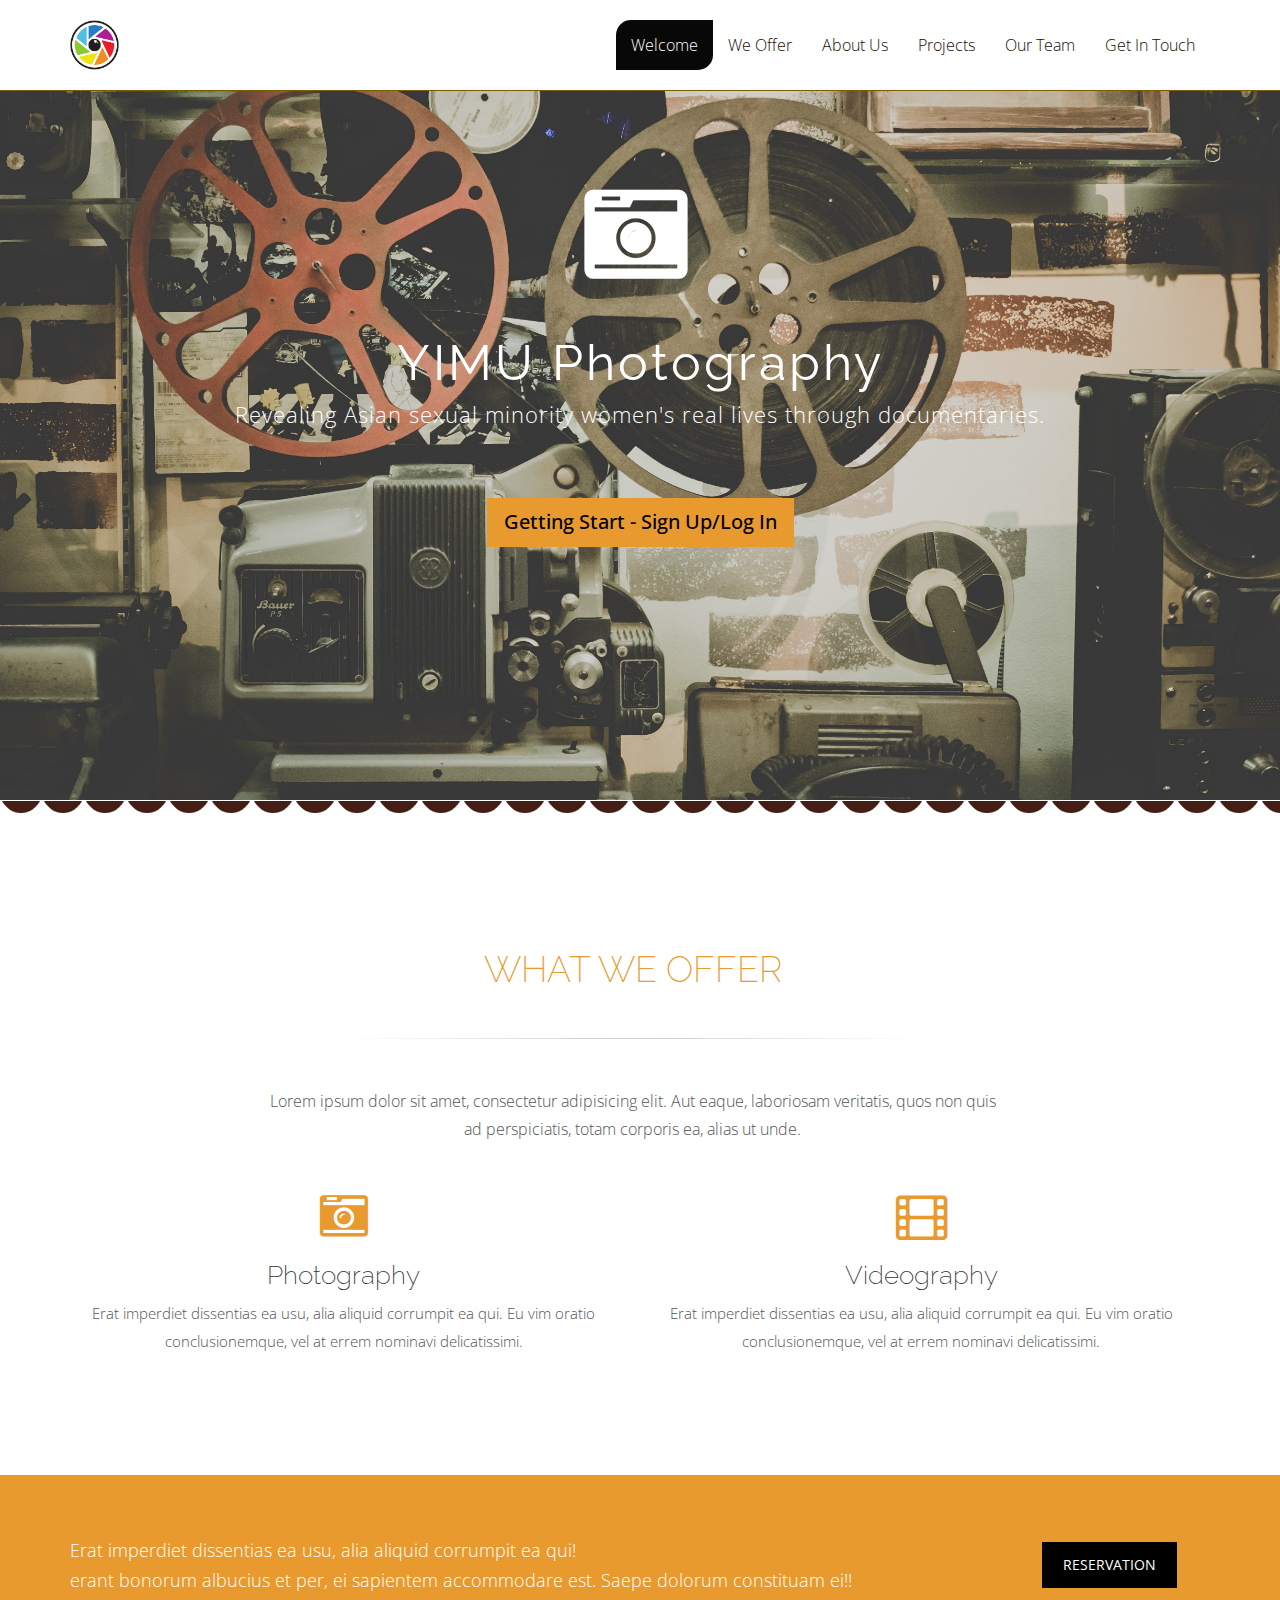
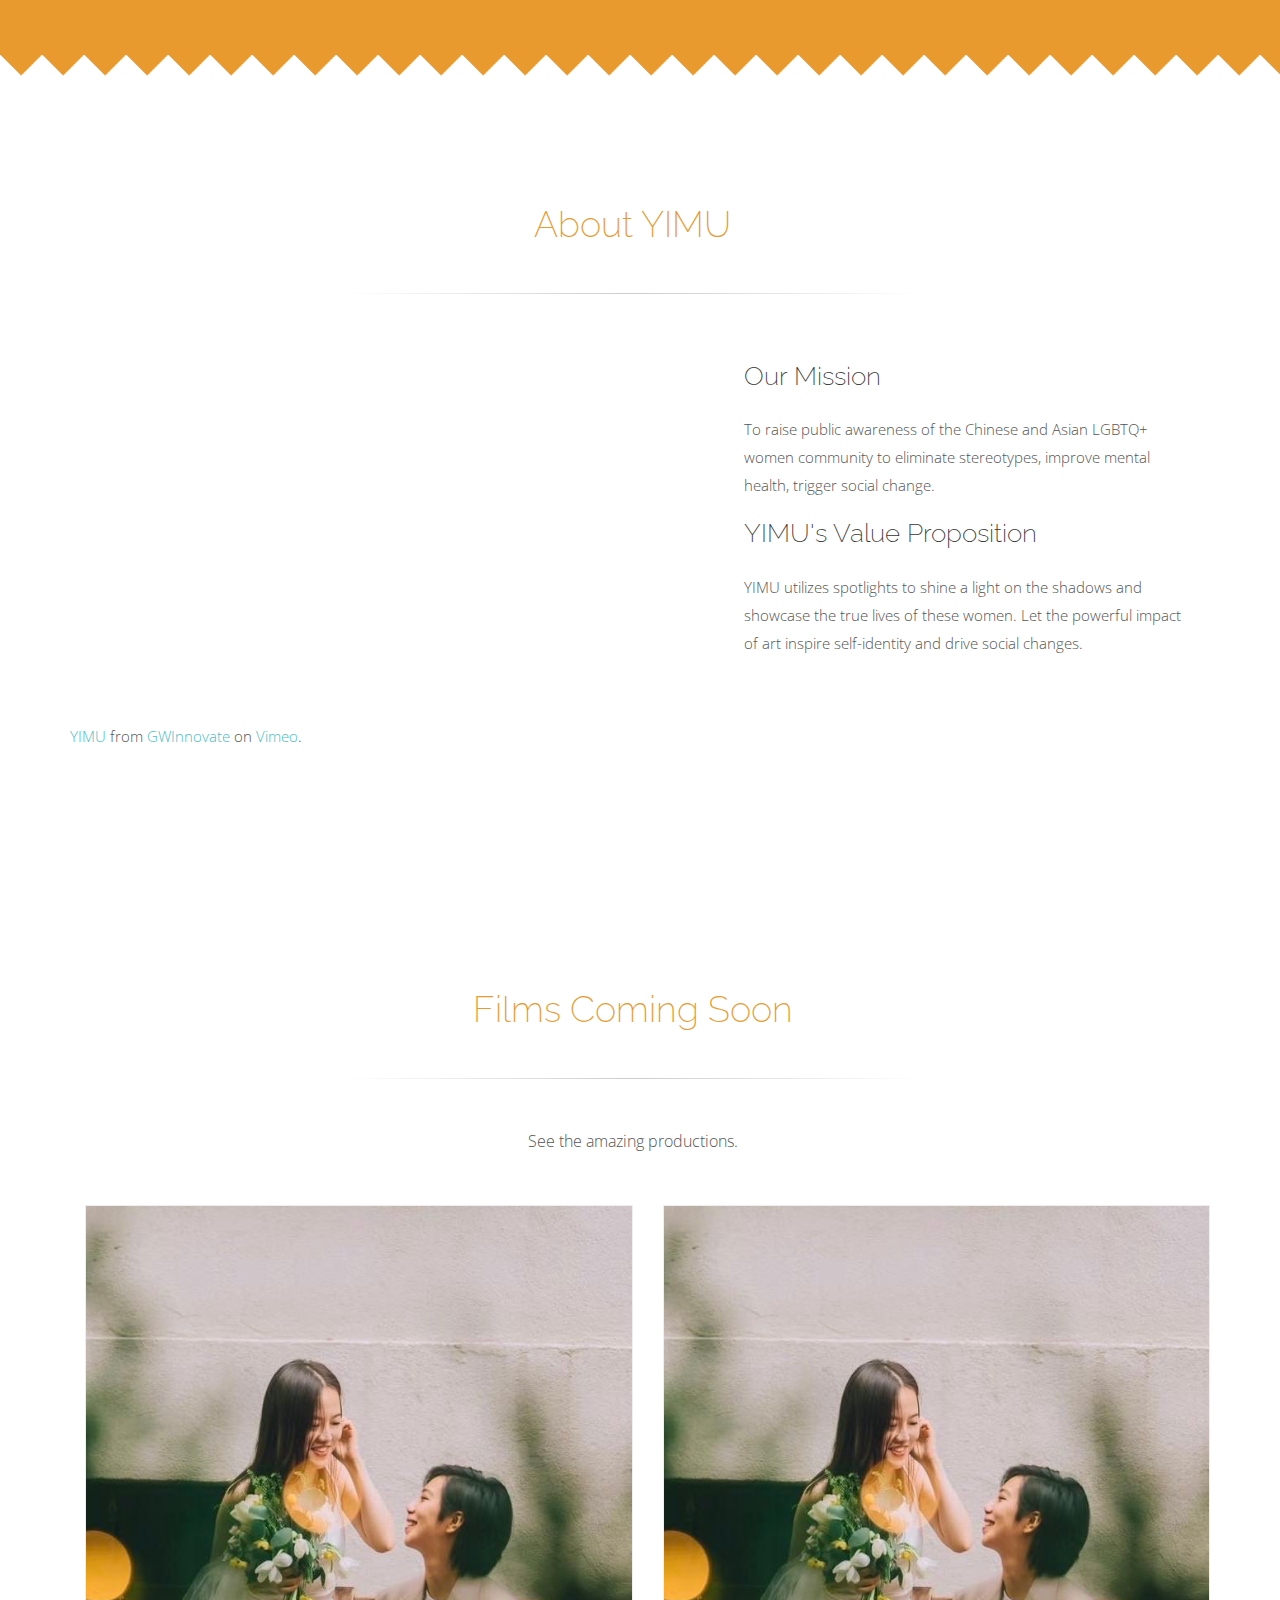
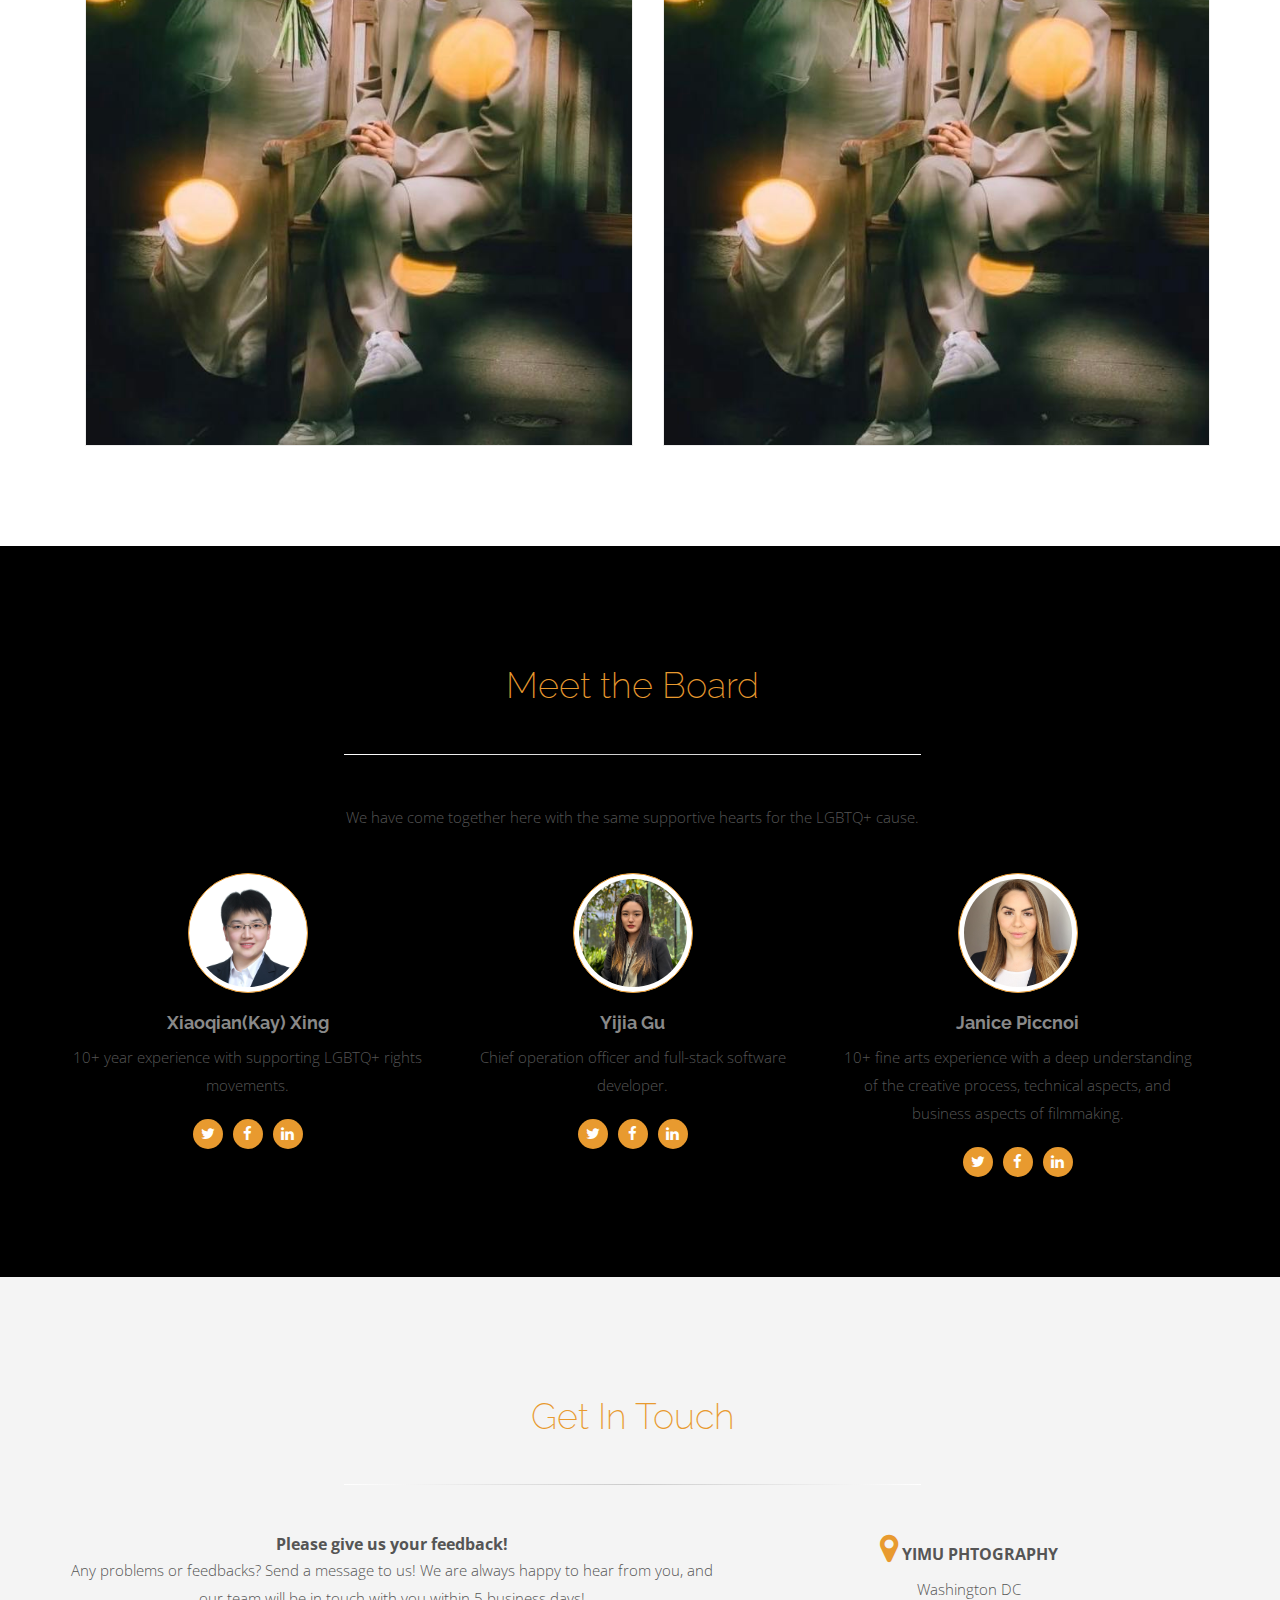
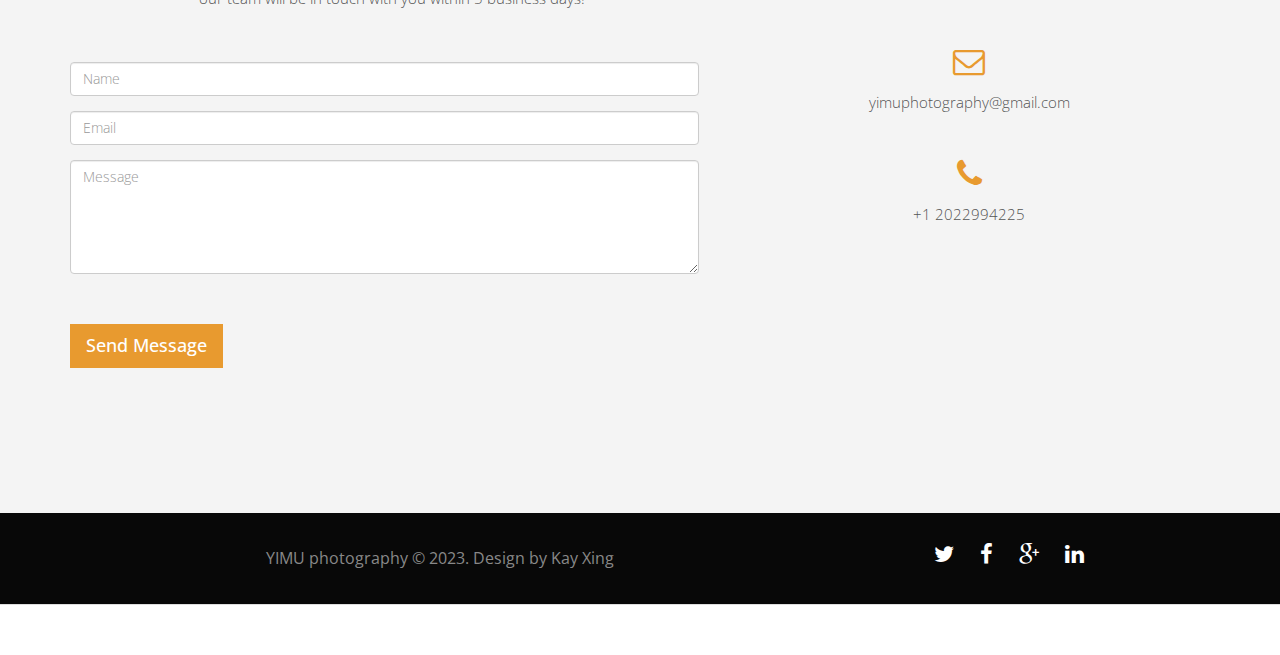
<file: index.html>
<!DOCTYPE html>
<html lang="en">
<head>
<meta charset="utf-8">
<meta name="viewport" content="width=device-width, initial-scale=1.0">
<meta name="description" content="">
<meta name="author" content="webthemez">
<title>YIMU Photography</title>

<!-- Bootstrap core CSS -->
<link href="assets/css/bootstrap.css" rel="stylesheet">

<!-- Custom CSS -->
<link href="assets/css/styles.css" rel="stylesheet">
<link href="assets/css/font-awesome.min.css" rel="stylesheet">
<link href="assets/css/animate-custom.css" rel="stylesheet"> 
<script src="assets/js/jquery.min.js"></script>
<script type="text/javascript" src="assets/js/modernizr.custom.js"></script>

<!-- HTML5 Shim and Respond.js IE8 support of HTML5 elements and media queries --> 
<!--[if lt IE 9]>
        <script src="https://oss.maxcdn.com/libs/html5shiv/3.7.0/html5shiv.js"></script>
        <script src="https://oss.maxcdn.com/libs/respond.js/1.4.2/respond.min.js"></script>
    <![endif]-->

</head>
<body data-target="#navbar-main">
<div id="navbar-main"> 
  <!-- Fixed navbar -->
  <div class="navbar navbar-inverse navbar-fixed-top">
    <div class="container">
	 
      <div class="navbar-header">
	   <div class="pull-left logo">
        <a class="" href="#home"><img src="assets/Resources/logo.png" height="50px" /></a>
       </div>
        <button type="button" class="navbar-toggle" data-toggle="collapse" data-target=".navbar-collapse"> <span class="icon-bar"></span> <span class="icon-bar"></span> <span class="icon-bar"></span> </button>
        </div>
      <div class="navbar-collapse collapse">
        <ul class="nav navbar-nav pull-right">
          <li><a href="#home-section" class="smoothScroll">Welcome</a></li>
          <li> <a href="#services" class="smoothScroll">We Offer</a></li>		  
          <li> <a href="#about" class="smoothScroll"> About Us</a></li>
          <li> <a href="#portfolio" class="smoothScroll"> Projects</a></li>
          <li> <a href="#team" class="smoothScroll"> Our Team</a></li>
          <li> <a href="#contact" class="smoothScroll"> Get In Touch</a></li>
        </ul>
      </div>
      <!--/.nav-collapse --> 
    </div>
  </div>
</div>

<!-- ==== HEADERWRAP ==== -->
<div id="home-section">
<div id="headerwrap" name="home">
  <header class="clearfix tb"> 
 <div class="tb-cell text-center">
 <i class="fa fa-camera-retro icon"></i>
    <h1>YIMU Photography</h1>
    <p>Revealing Asian sexual minority women's real lives through documentaries. </p>
    <a href="login.html" class="smoothScroll btn btn-lg">Getting Start - Sign Up/Log In</a> 
	</div>
	</header>
</div>

</div>
<div class="div-pattern2"></div>
<!-- /headerwrap --> 



<!-- ==== SERVICES ==== -->
<div id="services" name="services">
  <div class="container">
    <div class="row">
      <h2 class="centered">WHAT WE OFFER</h2>
      <hr>
      <div class="col-lg-8 col-lg-offset-2">
        <p class="large">Lorem ipsum dolor sit amet, consectetur adipisicing elit. Aut eaque, laboriosam veritatis, quos non quis ad perspiciatis, totam corporis ea, alias ut unde.</p>
      </div>
      <div class="col-lg-6 callout"> <a href="ServiceP.html"><i class="fa fa-camera-retro fa-3x"></i></a>
        <h3>Photography</h3>
        <p>Erat imperdiet dissentias ea usu, alia aliquid corrumpit ea qui. Eu vim oratio conclusionemque, vel at errem nominavi delicatissimi.</p>
      </div>
        <div class="col-lg-6 callout">  <a href="ServiceP.html"><i class="fa fa-film fa-3x"></i></a>
        <h3>Videography</h3>
        <p>Erat imperdiet dissentias ea usu, alia aliquid corrumpit ea qui. Eu vim oratio conclusionemque, vel at errem nominavi delicatissimi.</p>
      </div>
      
    </div>
    <!-- row --> 
  </div>
</div>
<!-- container --> 
<section class="hero-section section">  
        <div class="container">
            <div class="highlight tb">
                <div class="tb-cell">
                    <p>Erat imperdiet dissentias ea usu, alia aliquid corrumpit ea qui!<br>
					erant bonorum albucius et per, ei sapientem accommodare est. Saepe dolorum constituam ei!!</p>
                </div>
                <div class="links tb-cell">
                    <div class="reservation-link">
                        <a href="#" class="btn reservation-btn">RESERVATION</a> 
                    </div> 
                </div>
            </div>
        </div>
		
    </section>
	<div class="div-pattern"></div>
<!-- ==== ABOUT ==== -->
<div id="about" name="about">
  <div class="container">
    <div class="row white">
      <h2 class="centered">About YIMU</h2>
      <hr>
      <div class="col-md-7"> <iframe src="https://player.vimeo.com/video/814339465?h=5a97cecbe3" width="640" height="360" frameborder="0" allow="autoplay; fullscreen; picture-in-picture" allowfullscreen></iframe>
<p><a href="https://vimeo.com/814339465">YIMU</a> from <a href="https://vimeo.com/gwinnovate">GWInnovate</a> on <a href="https://vimeo.com">Vimeo</a>.</p> </div>
      <div class="col-md-5">
        
        <h3>Our Mission</h3>
        <p>To raise public awareness of the Chinese and Asian LGBTQ+ women community to eliminate stereotypes, improve mental health, trigger social change.</p>
          <h3>YIMU's Value Proposition</h3>
          <p>YIMU utilizes spotlights to shine a light on the shadows and showcase the true lives of these women. Let the powerful impact of art inspire self-identity and drive social changes.
</p>
      </div>
    </div>
    <!-- row --> 
  </div>
</div>
<!-- container --> 
<!-- ==== PORTFOLIO ==== -->
<div id="portfolio" name="portfolio">
  <div class="container">
    <div class="row">
      <h2 class="centered">Films Coming Soon</h2>
      <hr>
      <div class="col-lg-8 col-lg-offset-2 centered">
        <p class="large">See the amazing productions.</p>
      </div>
    </div>
    <!-- /row -->
    <div class="container">
      <div class="row"> 
        
        <!-- PORTFOLIO IMAGE 1 -->
        <div class="col-md-6 ">
          <div class="grid overlay">
            <figure> <img class="img-responsive"  src="assets/Resources/filmposter.jpg"  alt="">
              <figcaption>
                <h5>Flying Unseeing</h5>
                <a data-toggle="modal" href="#myModal" class="btn btn-default">More Details</a> </figcaption>
              <!-- /figcaption --> 
            </figure>
            <!-- /figure --> 
          </div>
          <!-- /grid-overlay --> 
        </div> 
        
        <div class="modal fade" id="myModal" tabindex="-1" role="dialog" aria-labelledby="myModalLabel" aria-hidden="true">
          <div class="modal-dialog">
            <div class="modal-content">
              <div class="modal-header">
                <button type="button" class="close" data-dismiss="modal" aria-hidden="true">&times;</button>
                <h4 class="modal-title">Film2</h4>
              </div>
              <div class="modal-body">
                <p><img class="img-responsive" src="assets/Resources/cvcover.png" alt=""></p>
                <p>Lorem ipsum dolor sit amet, quo meis audire placerat eu, te eos porro veniam. An everti maiorum detracto mea. </p> 
              </div> 
            </div>
            <!-- /.modal-content --> 
          </div>
          <!-- /.modal-dialog --> 
        </div>
        <!-- /.modal --> 
        
        <!-- PORTFOLIO IMAGE 2 -->
        <div class="col-md-6">
          <div class="grid overlay">
            <figure> <img class="img-responsive" src="assets/Resources/filmposter.jpg"  alt="">
              <figcaption>
                <h5>Green Tea</h5>
                <a data-toggle="modal" href="#myModal" class="btn btn-default">More Details</a> </figcaption>
              <!-- /figcaption --> 
            </figure>
            <!-- /figure --> 
          </div>
          <!-- /grid-overlay --> 
        </div>
        
     
      </div>
      <!-- /row --> 
      
     
        
        
      </div>
      <!-- /row --> 
    </div>
    <!-- /row --> 
  </div>
    
<!-- /container --> 

<!-- ==== TEAM MEMBERS ==== -->
<div id="team" name="team">
  <div class="container">
    <div class="row centered">
      <h2 class="centered">Meet the Board</h2>
      <hr>
	   <div class="col-lg-8 col-lg-offset-2 centered">
        <p>We have come together here with the same supportive hearts for the LGBTQ+ cause.</p>
		<br/>
      </div>
      <div class="col-lg-4 centered"> <img class="img img-circle" src="assets/Resources/Kay.jpg" height="120px" width="120px" alt="">
        <h4><strong>Xiaoqian(Kay) Xing</strong></h4>
        <p>10+ year experience with supporting LGBTQ+ rights movements.</p>
        <a href="#"><i class="fa fa-twitter"></i></a> <a href="#"><i class="fa fa-facebook"></i></a> <a href="#"><i class="fa fa-linkedin"></i></a> </div>
      <div class="col-lg-4 centered"> <img class="img img-circle" src="assets/Resources/Yijia.jpg" height="120px" width="120px" alt="">
        <h4><b>Yijia Gu</b></h4>
        <p>Chief operation officer and full-stack software developer.</p>
        <a href="#"><i class="fa fa-twitter"></i></a> <a href="#"><i class="fa fa-facebook"></i></a> <a href="#"><i class="fa fa-linkedin"></i></a> </div>
      <div class="col-lg-4 centered"> <img class="img img-circle" src="assets/Resources/jan.jpg" height="120px" width="120px" alt="">
        <h4><b>Janice Piccnoi</b></h4>
        <p>10+ fine arts experience with a deep understanding of the creative process, technical aspects, and business aspects of filmmaking.</p>
        <a href="#"><i class="fa fa-twitter"></i></a> <a href="#"><i class="fa fa-facebook"></i></a> <a href="#"><i class="fa fa-linkedin"></i></a> </div>
      
     
    </div>
  </div>
  <!-- row --> 
</div>
<!-- container --> 

<!-- ==== CONTACT ==== -->
<div id="contact" name="contact">
  <div class="container">
    <div class="row">
      <h2 class="centered">Get In Touch</h2>
      <hr>
    
    </div>
    <div class="row">
      <div class="col-md-7">
	  <strong>Please give us your feedback!</strong>
        <p>Any problems or feedbacks? Send a message to us! We are always happy to hear from you, and our team will be in touch with you within 5 business days!</p>
        <form id="contact" class="form" role="form" method="post" 
        action="https://script.google.com/macros/s/AKfycbztU88jN7NnM2-r0ANMG7tkvjviwW8ah2Z1WnyZZwd3SijuDBY5lh4N-Z-et0wNVbWdMA/exec">
          <div class="row">
            <div class="col-md-12 form-group">
              <input class="form-control" id="name" name="name" placeholder="Name" type="text" required />
            </div>
            <div class="col-md-12 form-group">
              <input class="form-control" id="email" name="email" placeholder="Email" type="email" required />
            </div>
			 <div class="col-md-12 form-group">
              <textarea class="form-control" id="message" name="message" placeholder="Message" rows="5"></textarea>             
              <button class="btn btn-lg pull-left" type="submit" id="submit">Send Message</button>
            </div>
          </div>
           
        </form>
        <!-- form --> 
      </div>
	  <div class="col-md-5">
	         
       
	  <i class="fa fa-map-marker fa-2x"></i>
        <strong>YIMU PHTOGRAPHY</strong>
		<p>Washington DC</p>
      
      <br/> 
	  <i class="fa fa-envelope-o fa-2x"></i>
        <p>yimuphotography@gmail.com</p>
       
       <br/> 
	  <i class="fa fa-phone fa-2x"></i>
        <p> +1 2022994225</p>
       
	  </div>
    </div>
    <!-- row --> 
    
  </div>
</div>
<!-- container -->

<div id="footerwrap">
  <div class="container">
    <div class="row">
      <div class="col-md-8"> <span class="copyright">YIMU photography &copy; 2023. Design by Kay Xing</span> </div>
      <div class="col-md-4">
        <ul class="list-inline social-buttons">
          <li><a href="#"><i class="fa fa-twitter"></i></a> </li>
          <li><a href="#"><i class="fa fa-facebook"></i></a> </li>
          <li><a href="#"><i class="fa fa-google-plus"></i></a> </li>
          <li><a href="#"><i class="fa fa-linkedin"></i></a> </li>
        </ul>
      </div>
    </div>
  </div>
</div>

<!-- Bootstrap core JavaScript
    ================================================== --> 
<!-- Placed at the end of the document so the pages load faster --> 

<script type="text/javascript" src="assets/js/bootstrap.min.js"></script> 
<script type="text/javascript" src="assets/js/jquery.easing.1.3.js"></script> 
<script type="text/javascript" src="assets/js/smoothscroll.js"></script> 
<script type="text/javascript" src="assets/js/custom-scripts.js"></script>
</body>
</html>
</file>
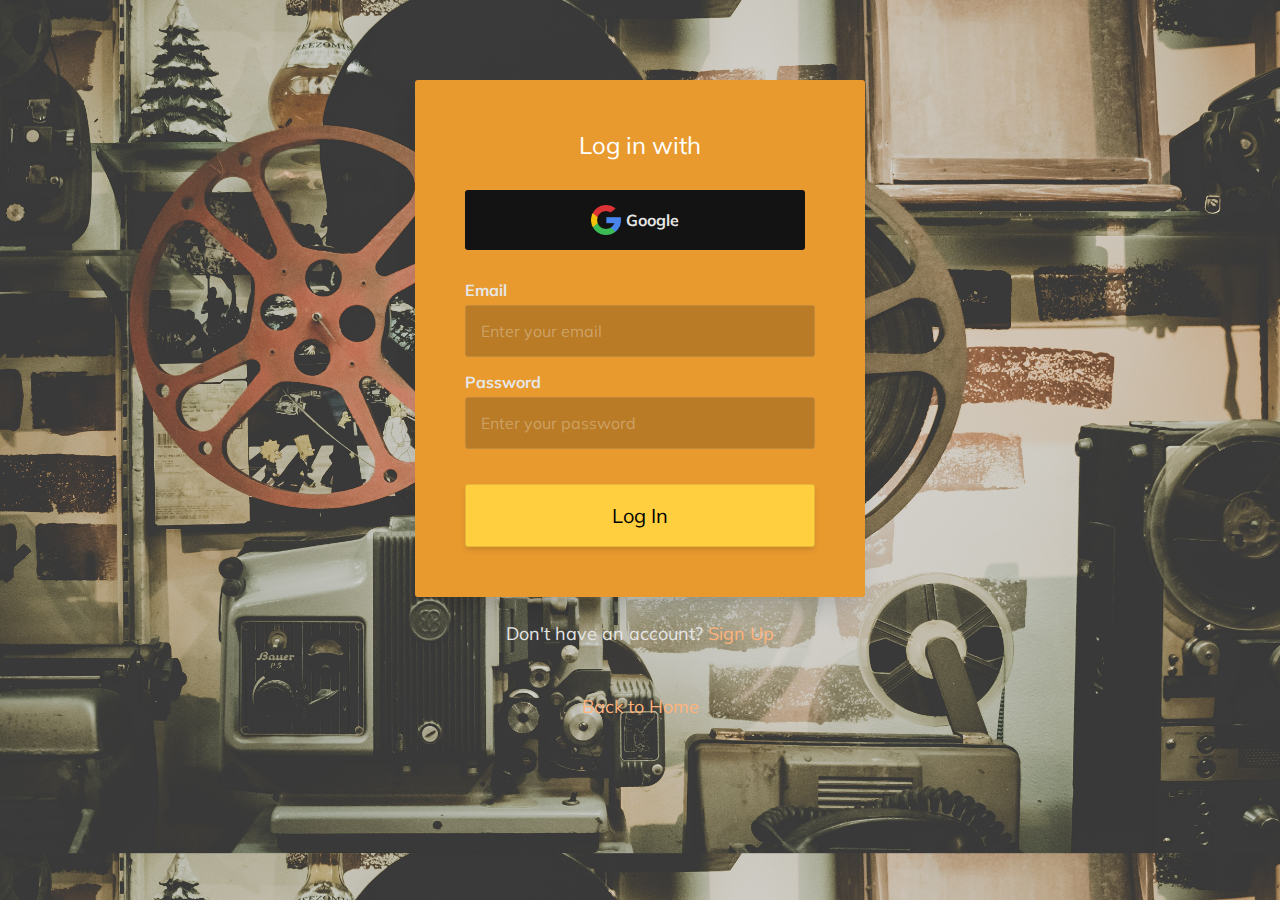
<file: login.html>
<!DOCTYPE html>
<html lang="en">
<head>
    <meta charset="UTF-8">
    <meta name="viewport" content="width=device-width, initial-scale=1.0">
    <title>YIMU Login</title>
    <link href="https://fonts.googleapis.com/css2?family=Muli:wght@400;700&display=swap" rel="stylesheet">
    <link rel="stylesheet" href="assets/css/loginstyle-with-prefix.css">
    <style>
        .srouce{
            text-align: center;
            padding: 40px;
        }
        
        
    </style>
</head>
<body>

    <div class="main-container">
        <div class="form-container">

            <div class="srouce"></div>

            <div class="form-body">
                <h2 class="title">Log in with</h2>
                <div class="social-login">
                    <ul>
                        <li class="google"><a href="/auth/google/login">Google</a></li>
                        
                    </ul>
                </div><!-- SOCIAL LOGIN -->


                <form action="" class="the-form">

                    <label for="email">Email</label>
                    <input type="email" name="email" id="email" placeholder="Enter your email">

                    <label for="password">Password</label>
                    <input type="password" name="password" id="password" placeholder="Enter your password">

                    <input type="submit" value="Log In">

                </form>

            </div><!-- FORM BODY-->

            <div class="form-footer">
                <div>
                    <span>Don't have an account?</span> <a href="signup.html">Sign Up</a>
                    
                </div>
                
                <div>
                    <a href="index.html">Back to Home</a>
                    
                </div>

            </div><!-- FORM FOOTER -->

        </div><!-- FORM CONTAINER -->
    </div>

</body>
</html>
</file>
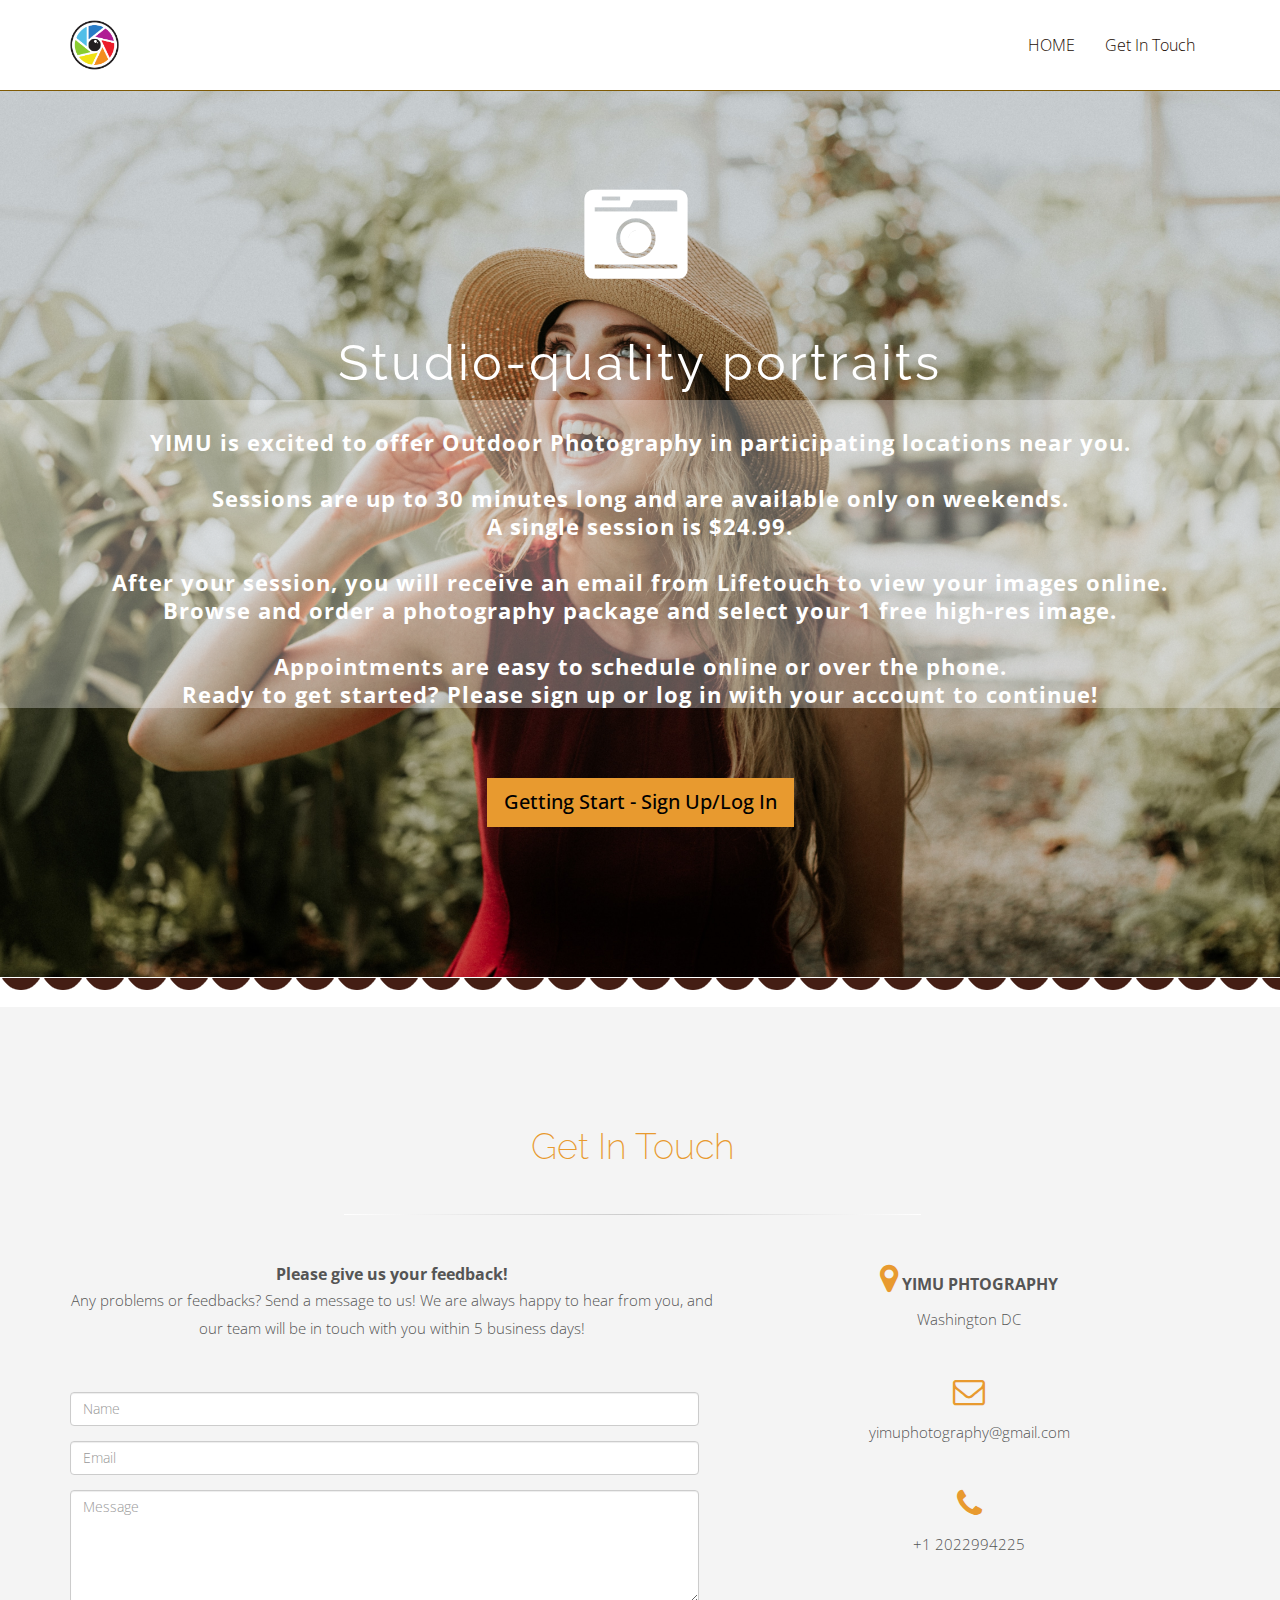
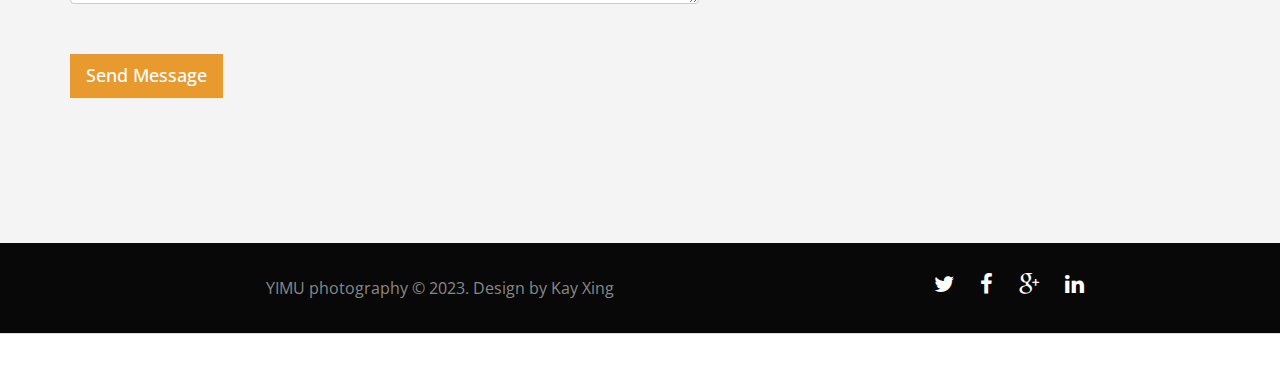
<file: Portrait.html>
<!DOCTYPE html>
<html lang="en">
<head>
<meta charset="utf-8">
<meta name="viewport" content="width=device-width, initial-scale=1.0">
<meta name="description" content="">
<meta name="author" content="webthemez">
<title>YIMU Photography</title>

<!-- Bootstrap core CSS -->
<link href="assets/css/bootstrap.css" rel="stylesheet">

<!-- Custom CSS -->
<link href="assets/css/portraitstyles.css" rel="stylesheet">
<link href="assets/css/font-awesome.min.css" rel="stylesheet">
<link href="assets/css/animate-custom.css" rel="stylesheet"> 
<script src="assets/js/jquery.min.js"></script>
<script type="text/javascript" src="assets/js/modernizr.custom.js"></script>

<!-- HTML5 Shim and Respond.js IE8 support of HTML5 elements and media queries --> 
<!--[if lt IE 9]>
        <script src="https://oss.maxcdn.com/libs/html5shiv/3.7.0/html5shiv.js"></script>
        <script src="https://oss.maxcdn.com/libs/respond.js/1.4.2/respond.min.js"></script>
    <![endif]-->

</head>
<body data-target="#navbar-main">
<div id="navbar-main"> 
  <!-- Fixed navbar -->
  <div class="navbar navbar-inverse navbar-fixed-top">
    <div class="container">
	 
      <div class="navbar-header">
	   <div class="pull-left logo">
        <a class="" href="index.html"><img src="assets/Resources/logo.png" height="50px" /></a>
       </div>
        <button type="button" class="navbar-toggle" data-toggle="collapse" data-target=".navbar-collapse"> <span class="icon-bar"></span> <span class="icon-bar"></span> <span class="icon-bar"></span> </button>
        </div>
      <div class="navbar-collapse collapse">
        <ul class="nav navbar-nav pull-right">
          <li><a href="index.html" class="smoothScroll">HOME</a></li>
          		  

          <li> <a href="#contact" class="smoothScroll"> Get In Touch</a></li>
        </ul>
      </div>
      <!--/.nav-collapse --> 
    </div>
  </div>
</div>

<!-- ==== HEADERWRAP ==== -->
<div id="home-section">
<div id="headerwrap" name="home">
  <header class="clearfix tb"> 
 <div class="tb-cell text-center">
 <i class="fa fa-camera-retro icon"></i>
    <h1>Studio-quality portraits</h1>
    <p><br>YIMU is excited to offer Outdoor Photography in participating locations near you.
        <br>
        <br>Sessions are up to 30 minutes long and are available only on weekends. 
        <br>A single session is <strong>$24.99</strong>. 
        <br>
        <br>After your session, you will receive an email from Lifetouch to view your images online. 
        <br>Browse and order a photography package and select your 1 free high-res image.
        <br>
        <br>Appointments are easy to schedule online or over the phone. 
        <br>Ready to get started? Please sign up or log in with your account to continue! </p>
    <a href="login.html" class="smoothScroll btn btn-lg">Getting Start - Sign Up/Log In</a> 
	</div>
	</header>
</div>

</div>
<div class="div-pattern2"></div>
<!-- /headerwrap --> 

<!-- ==== CONTACT ==== -->
<div id="contact" name="contact">
  <div class="container">
    <div class="row">
      <h2 class="centered">Get In Touch</h2>
      <hr>
    
    </div>
    <div class="row">
      <div class="col-md-7">
	  <strong>Please give us your feedback!</strong>
        <p>Any problems or feedbacks? Send a message to us! We are always happy to hear from you, and our team will be in touch with you within 5 business days!</p>
        <form id="contact" class="form" role="form" method="post" 
        action="https://script.google.com/macros/s/AKfycbztU88jN7NnM2-r0ANMG7tkvjviwW8ah2Z1WnyZZwd3SijuDBY5lh4N-Z-et0wNVbWdMA/exec">
          <div class="row">
            <div class="col-md-12 form-group">
              <input class="form-control" id="name" name="name" placeholder="Name" type="text" required />
            </div>
            <div class="col-md-12 form-group">
              <input class="form-control" id="email" name="email" placeholder="Email" type="email" required />
            </div>
			 <div class="col-md-12 form-group">
              <textarea class="form-control" id="message" name="message" placeholder="Message" rows="5"></textarea>             
              <button class="btn btn-lg pull-left" type="submit" id="submit">Send Message</button>
            </div>
          </div>
           
        </form>
        <!-- form --> 
      </div>
	  <div class="col-md-5">
	         
       
	  <i class="fa fa-map-marker fa-2x"></i>
        <strong>YIMU PHTOGRAPHY</strong>
		<p>Washington DC</p>
      
      <br/> 
	  <i class="fa fa-envelope-o fa-2x"></i>
        <p>yimuphotography@gmail.com</p>
       
       <br/> 
	  <i class="fa fa-phone fa-2x"></i>
        <p> +1 2022994225</p>
       
	  </div>
    </div>
    <!-- row --> 
    
  </div>
</div>
<!-- container -->

<div id="footerwrap">
  <div class="container">
    <div class="row">
      <div class="col-md-8"> <span class="copyright">YIMU photography &copy; 2023. Design by Kay Xing</span> </div>
      <div class="col-md-4">
        <ul class="list-inline social-buttons">
          <li><a href="#"><i class="fa fa-twitter"></i></a> </li>
          <li><a href="#"><i class="fa fa-facebook"></i></a> </li>
          <li><a href="#"><i class="fa fa-google-plus"></i></a> </li>
          <li><a href="#"><i class="fa fa-linkedin"></i></a> </li>
        </ul>
      </div>
    </div>
  </div>
</div>

<!-- Bootstrap core JavaScript
    ================================================== --> 
<!-- Placed at the end of the document so the pages load faster --> 

<script type="text/javascript" src="assets/js/bootstrap.min.js"></script> 
<script type="text/javascript" src="assets/js/jquery.easing.1.3.js"></script> 
<script type="text/javascript" src="assets/js/smoothscroll.js"></script> 
<script type="text/javascript" src="assets/js/custom-scripts.js"></script>
</body>
</html>
</file>
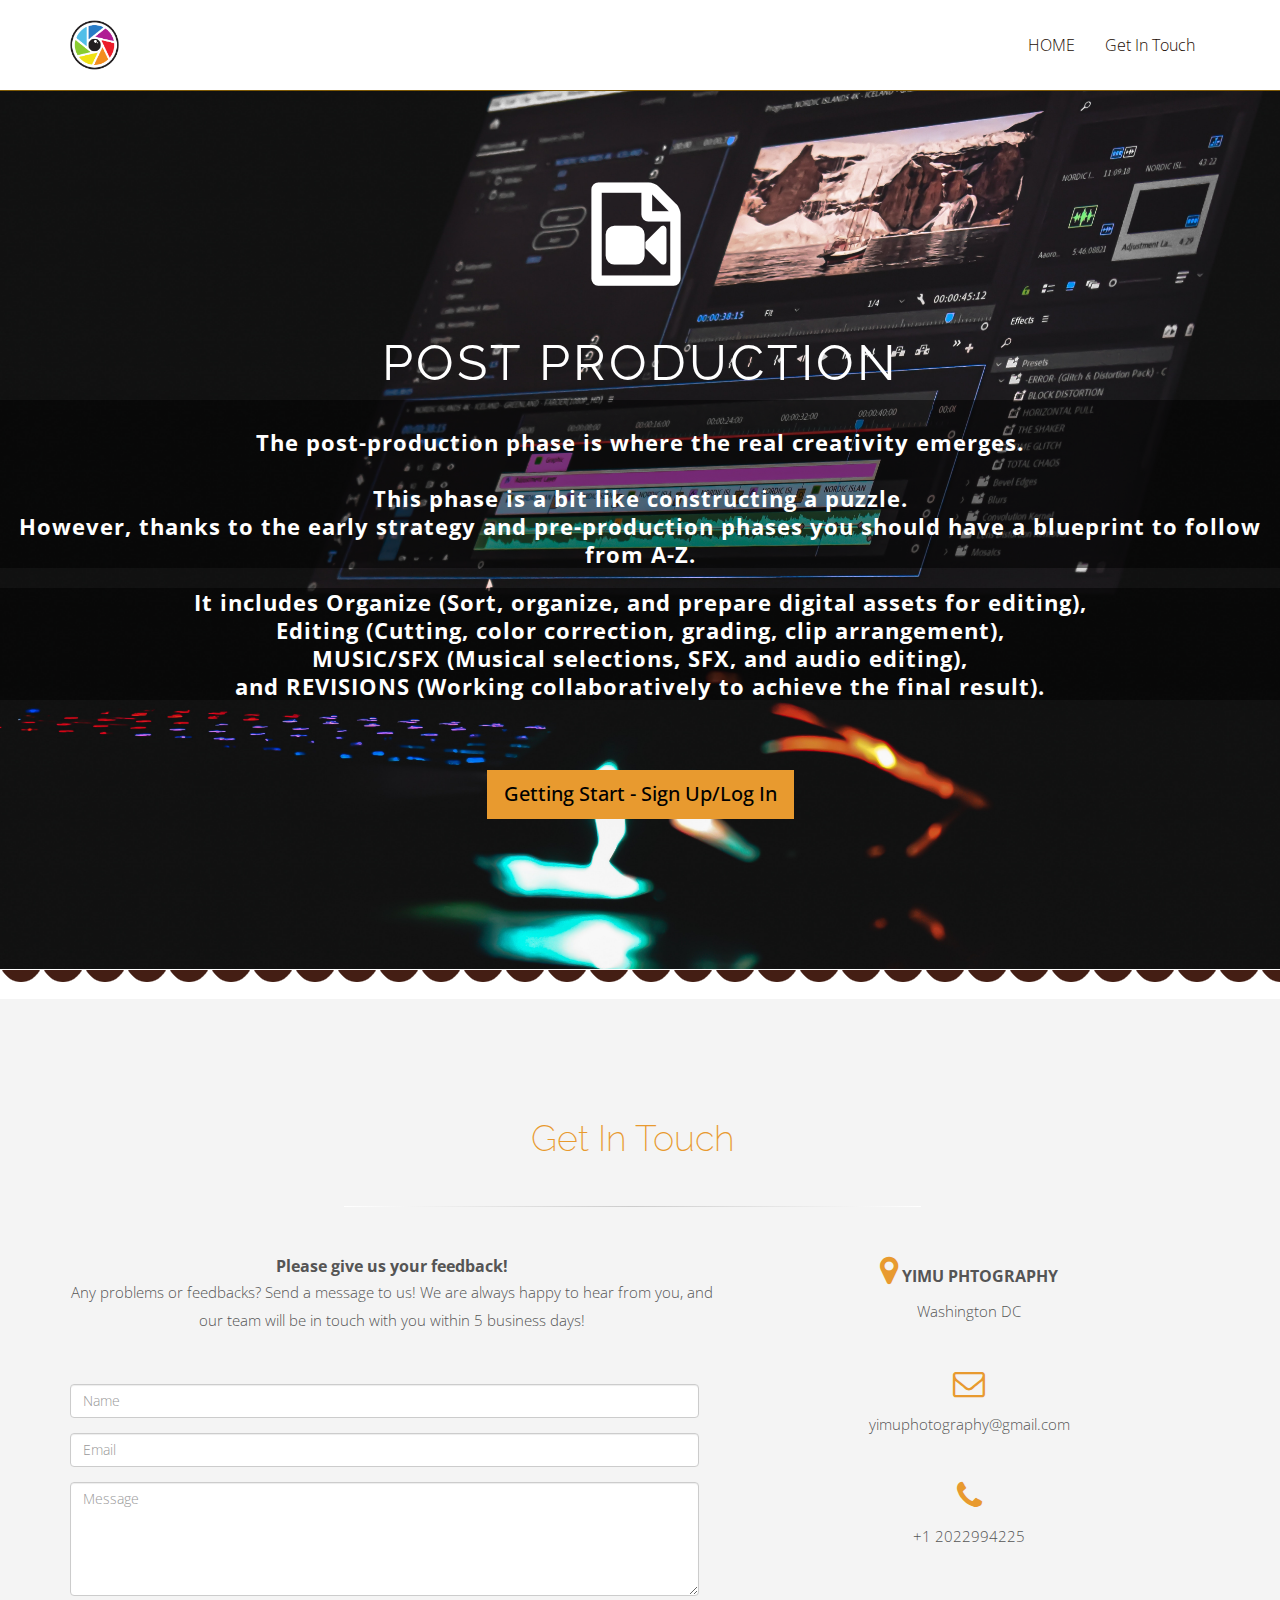
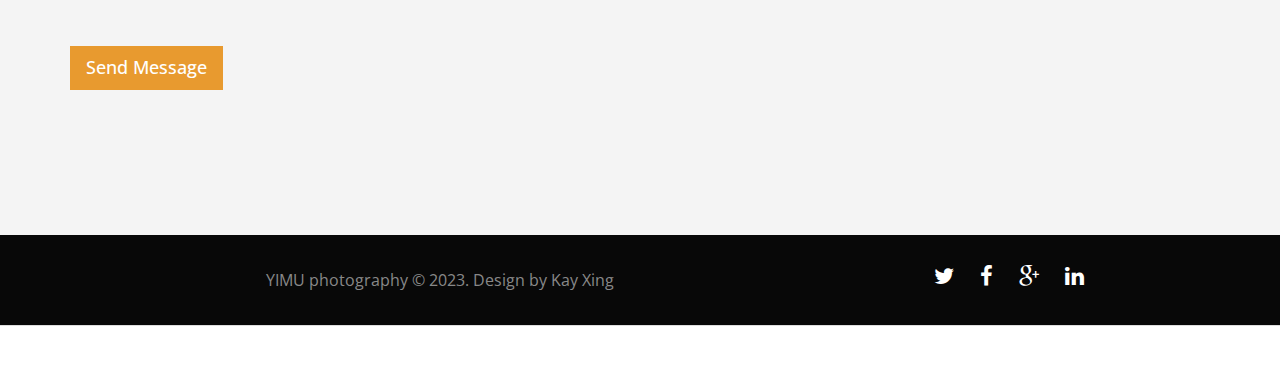
<file: postproduction.html>
<!DOCTYPE html>
<html lang="en">
<head>
<meta charset="utf-8">
<meta name="viewport" content="width=device-width, initial-scale=1.0">
<meta name="description" content="">
<meta name="author" content="webthemez">
<title>YIMU Photography</title>

<!-- Bootstrap core CSS -->
<link href="assets/css/bootstrap.css" rel="stylesheet">

<!-- Custom CSS -->
<link href="assets/css/ppstyles.css" rel="stylesheet">
<link href="assets/css/font-awesome.min.css" rel="stylesheet">
<link href="assets/css/animate-custom.css" rel="stylesheet"> 
<script src="assets/js/jquery.min.js"></script>
<script type="text/javascript" src="assets/js/modernizr.custom.js"></script>

<!-- HTML5 Shim and Respond.js IE8 support of HTML5 elements and media queries --> 
<!--[if lt IE 9]>
        <script src="https://oss.maxcdn.com/libs/html5shiv/3.7.0/html5shiv.js"></script>
        <script src="https://oss.maxcdn.com/libs/respond.js/1.4.2/respond.min.js"></script>
    <![endif]-->

</head>
<body data-target="#navbar-main">
<div id="navbar-main"> 
  <!-- Fixed navbar -->
  <div class="navbar navbar-inverse navbar-fixed-top">
    <div class="container">
	 
      <div class="navbar-header">
	   <div class="pull-left logo">
        <a class="" href="index.html"><img src="assets/Resources/logo.png" height="50px" /></a>
       </div>
        <button type="button" class="navbar-toggle" data-toggle="collapse" data-target=".navbar-collapse"> <span class="icon-bar"></span> <span class="icon-bar"></span> <span class="icon-bar"></span> </button>
        </div>
      <div class="navbar-collapse collapse">
        <ul class="nav navbar-nav pull-right">
          <li><a href="index.html" class="smoothScroll">HOME</a></li>
          <li> <a href="#contact" class="smoothScroll"> Get In Touch</a></li>
        </ul>
      </div>
      <!--/.nav-collapse --> 
    </div>
  </div>
</div>

<!-- ==== HEADERWRAP ==== -->
<div id="home-section">
<div id="headerwrap" name="home">
  <header class="clearfix tb"> 
 <div class="tb-cell text-center">
 <i class="fa fa-file-video-o icon"></i>
    <h1>POST PRODUCTION</h1>
    <p><br>The post-production phase is where the real creativity emerges. 
        <br>
        <br> This phase is a bit like constructing a puzzle.
        <br>However, thanks to the early strategy and pre-production phases you should have a blueprint to follow from A-Z. 
        </p>
     <p>It includes Organize (Sort, organize, and prepare digital assets for editing),
         <br>Editing (Cutting, color correction, grading, clip arrangement), 
         <br>MUSIC/SFX (Musical selections, SFX, and audio editing), 
         <br>and REVISIONS (Working collaboratively to achieve the final result).</p>
    <a href="login.html" class="smoothScroll btn btn-lg">Getting Start - Sign Up/Log In</a> 
	</div>
	</header>
</div>

</div>
<div class="div-pattern2"></div>
<!-- /headerwrap --> 

<!-- ==== CONTACT ==== -->
<div id="contact" name="contact">
  <div class="container">
    <div class="row">
      <h2 class="centered">Get In Touch</h2>
      <hr>
    
    </div>
    <div class="row">
      <div class="col-md-7">
	  <strong>Please give us your feedback!</strong>
        <p>Any problems or feedbacks? Send a message to us! We are always happy to hear from you, and our team will be in touch with you within 5 business days!</p>
        <form id="contact" class="form" role="form" method="post" 
        action="https://script.google.com/macros/s/AKfycbztU88jN7NnM2-r0ANMG7tkvjviwW8ah2Z1WnyZZwd3SijuDBY5lh4N-Z-et0wNVbWdMA/exec">
          <div class="row">
            <div class="col-md-12 form-group">
              <input class="form-control" id="name" name="name" placeholder="Name" type="text" required />
            </div>
            <div class="col-md-12 form-group">
              <input class="form-control" id="email" name="email" placeholder="Email" type="email" required />
            </div>
			 <div class="col-md-12 form-group">
              <textarea class="form-control" id="message" name="message" placeholder="Message" rows="5"></textarea>             
              <button class="btn btn-lg pull-left" type="submit" id="submit">Send Message</button>
            </div>
          </div>
           
        </form>
        <!-- form --> 
      </div>
	  <div class="col-md-5">
	         
       
	  <i class="fa fa-map-marker fa-2x"></i>
        <strong>YIMU PHTOGRAPHY</strong>
		<p>Washington DC</p>
      
      <br/> 
	  <i class="fa fa-envelope-o fa-2x"></i>
        <p>yimuphotography@gmail.com</p>
       
       <br/> 
	  <i class="fa fa-phone fa-2x"></i>
        <p> +1 2022994225</p>
       
	  </div>
    </div>
    <!-- row --> 
    
  </div>
</div>
<!-- container -->

<div id="footerwrap">
  <div class="container">
    <div class="row">
      <div class="col-md-8"> <span class="copyright">YIMU photography &copy; 2023. Design by Kay Xing</span> </div>
      <div class="col-md-4">
        <ul class="list-inline social-buttons">
          <li><a href="#"><i class="fa fa-twitter"></i></a> </li>
          <li><a href="#"><i class="fa fa-facebook"></i></a> </li>
          <li><a href="#"><i class="fa fa-google-plus"></i></a> </li>
          <li><a href="#"><i class="fa fa-linkedin"></i></a> </li>
        </ul>
      </div>
    </div>
  </div>
</div>

<!-- Bootstrap core JavaScript
    ================================================== --> 
<!-- Placed at the end of the document so the pages load faster --> 

<script type="text/javascript" src="assets/js/bootstrap.min.js"></script> 
<script type="text/javascript" src="assets/js/jquery.easing.1.3.js"></script> 
<script type="text/javascript" src="assets/js/smoothscroll.js"></script> 
<script type="text/javascript" src="assets/js/custom-scripts.js"></script>
</body>
</html>
</file>
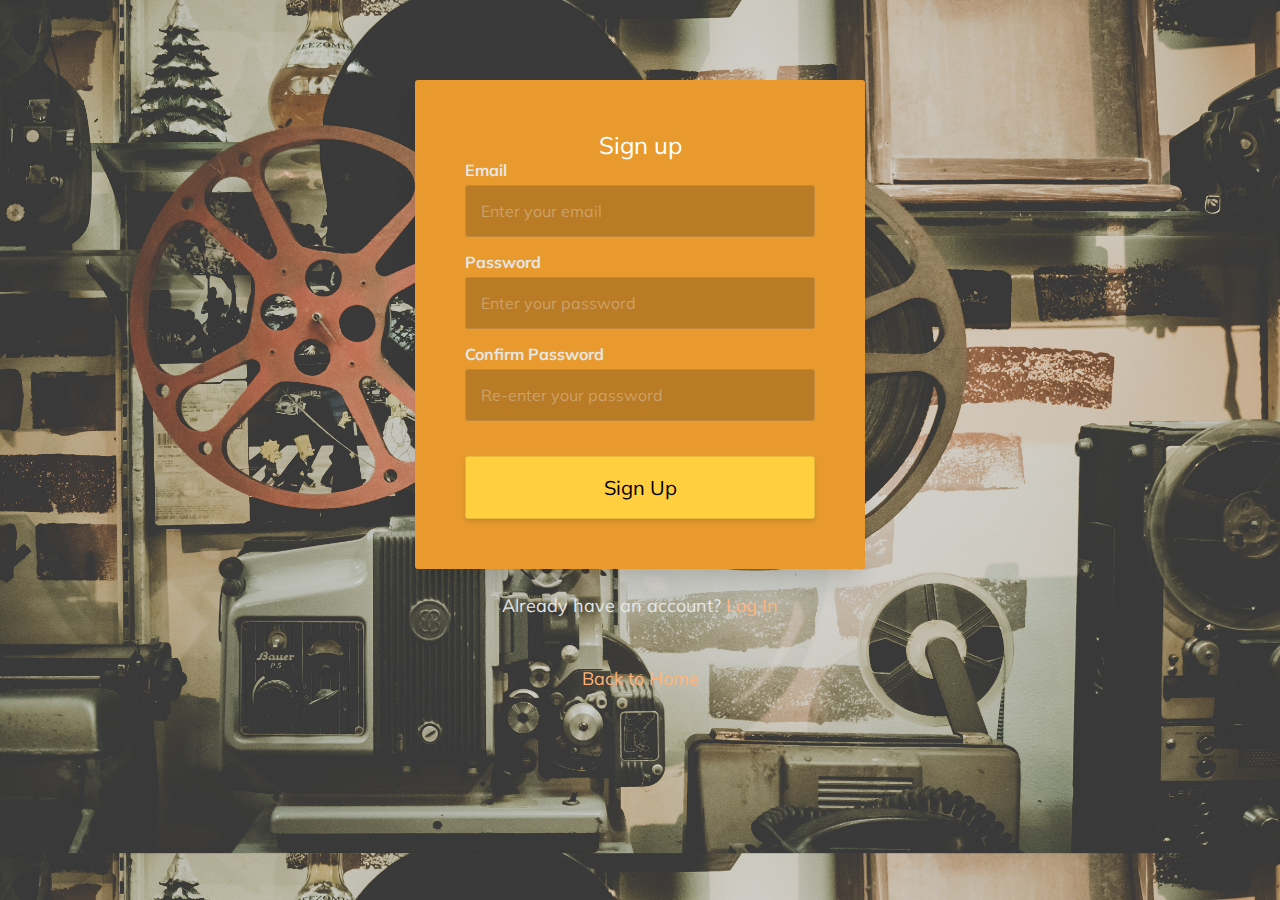
<file: signup.html>
<!DOCTYPE html>
<html lang="en">
<head>
    <meta charset="UTF-8">
    <meta name="viewport" content="width=device-width, initial-scale=1.0">
    <title>YIMU Signup</title>
    <link href="https://fonts.googleapis.com/css2?family=Muli:wght@400;700&display=swap" rel="stylesheet">
    <link rel="stylesheet" href="assets/css/loginstyle-with-prefix.css">
    <style>
        .srouce{
            text-align: center;
            padding: 40px;
        }
    </style>
</head>
<body>

    <div class="main-container">
        <div class="form-container">

            <div class="srouce"></div>

            <div class="form-body">
                <h2 class="title">Sign up  </h2>
                


                <form action="" class="the-form">

                    <label for="email">Email</label>
                    <input type="email" name="email" id="email" placeholder="Enter your email" required>

                    <label for="password">Password</label>
                    <input type="password" name="password" id="password" placeholder="Enter your password" required>
                    
                    <label for="password">Confirm Password</label>
                    <input type="password" name="cpassword" id="cpassword" placeholder="Re-enter your password" required>

                    <input type="submit" value="Sign Up">

                </form>

            </div><!-- FORM BODY-->

            <div class="form-footer">
                <div>
                    <span>Already have an account?</span> <a href="login.html">Log In</a>
                    
                </div>
                
                <div>
                    <a href="index.html">Back to Home</a>
                    
                </div>

            </div><!-- FORM FOOTER -->

        </div><!-- FORM CONTAINER -->
    </div>

</body>
</html>
</file>
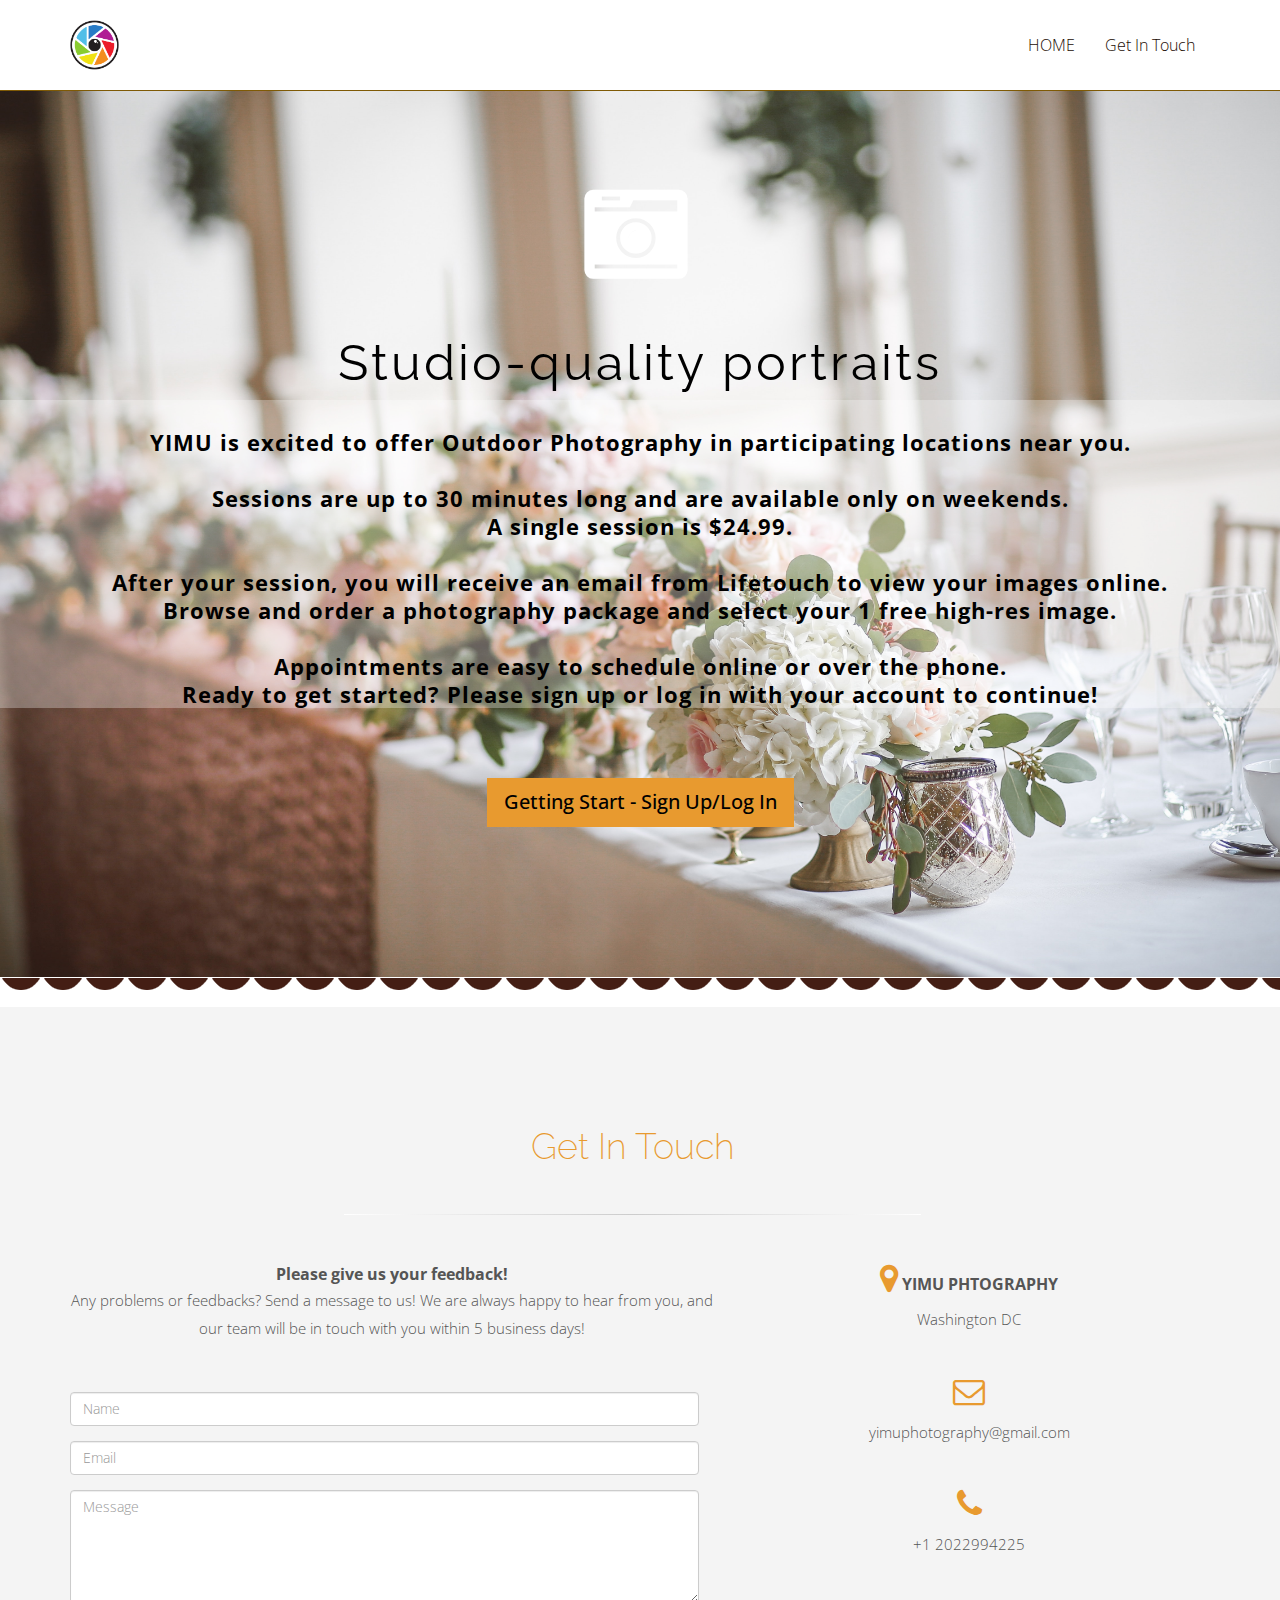
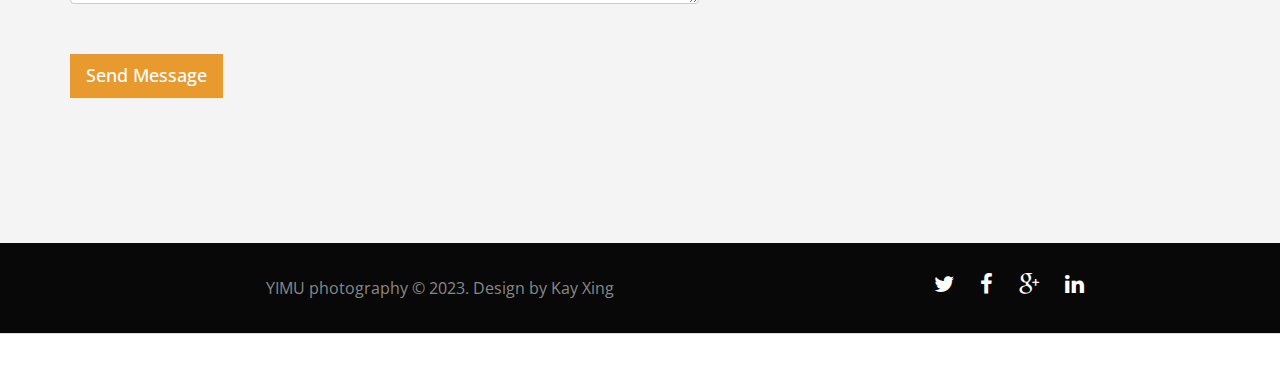
<file: Wedding.html>
<!DOCTYPE html>
<html lang="en">
<head>
<meta charset="utf-8">
<meta name="viewport" content="width=device-width, initial-scale=1.0">
<meta name="description" content="">
<meta name="author" content="webthemez">
<title>YIMU Photography</title>

<!-- Bootstrap core CSS -->
<link href="assets/css/bootstrap.css" rel="stylesheet">

<!-- Custom CSS -->
<link href="assets/css/weddingstyles.css" rel="stylesheet">
<link href="assets/css/font-awesome.min.css" rel="stylesheet">
<link href="assets/css/animate-custom.css" rel="stylesheet"> 
<script src="assets/js/jquery.min.js"></script>
<script type="text/javascript" src="assets/js/modernizr.custom.js"></script>

<!-- HTML5 Shim and Respond.js IE8 support of HTML5 elements and media queries --> 
<!--[if lt IE 9]>
        <script src="https://oss.maxcdn.com/libs/html5shiv/3.7.0/html5shiv.js"></script>
        <script src="https://oss.maxcdn.com/libs/respond.js/1.4.2/respond.min.js"></script>
    <![endif]-->

</head>
<body data-target="#navbar-main">
<div id="navbar-main"> 
  <!-- Fixed navbar -->
  <div class="navbar navbar-inverse navbar-fixed-top">
    <div class="container">
	 
      <div class="navbar-header">
	   <div class="pull-left logo">
        <a class="" href="index.html"><img src="assets/Resources/logo.png" height="50px" /></a>
       </div>
        <button type="button" class="navbar-toggle" data-toggle="collapse" data-target=".navbar-collapse"> <span class="icon-bar"></span> <span class="icon-bar"></span> <span class="icon-bar"></span> </button>
        </div>
      <div class="navbar-collapse collapse">
        <ul class="nav navbar-nav pull-right">
          <li><a href="index.html" class="smoothScroll">HOME</a></li>
          		  

          <li> <a href="#contact" class="smoothScroll"> Get In Touch</a></li>
        </ul>
      </div>
      <!--/.nav-collapse --> 
    </div>
  </div>
</div>

<!-- ==== HEADERWRAP ==== -->
<div id="home-section">
<div id="headerwrap" name="home">
  <header class="clearfix tb"> 
 <div class="tb-cell text-center">
 <i class="fa fa-camera-retro icon"></i>
    <h1>Studio-quality portraits</h1>
    <p><br>YIMU is excited to offer Outdoor Photography in participating locations near you.
        <br>
        <br>Sessions are up to 30 minutes long and are available only on weekends. 
        <br>A single session is <strong>$24.99</strong>. 
        <br>
        <br>After your session, you will receive an email from Lifetouch to view your images online. 
        <br>Browse and order a photography package and select your 1 free high-res image.
        <br>
        <br>Appointments are easy to schedule online or over the phone. 
        <br>Ready to get started? Please sign up or log in with your account to continue! </p>
    <a href="login.html" class="smoothScroll btn btn-lg">Getting Start - Sign Up/Log In</a> 
	</div>
	</header>
</div>

</div>
<div class="div-pattern2"></div>
<!-- /headerwrap --> 

<!-- ==== CONTACT ==== -->
<div id="contact" name="contact">
  <div class="container">
    <div class="row">
      <h2 class="centered">Get In Touch</h2>
      <hr>
    
    </div>
    <div class="row">
      <div class="col-md-7">
	  <strong>Please give us your feedback!</strong>
        <p>Any problems or feedbacks? Send a message to us! We are always happy to hear from you, and our team will be in touch with you within 5 business days!</p>
        <form id="contact" class="form" role="form" method="post" 
        action="https://script.google.com/macros/s/AKfycbztU88jN7NnM2-r0ANMG7tkvjviwW8ah2Z1WnyZZwd3SijuDBY5lh4N-Z-et0wNVbWdMA/exec">
          <div class="row">
            <div class="col-md-12 form-group">
              <input class="form-control" id="name" name="name" placeholder="Name" type="text" required />
            </div>
            <div class="col-md-12 form-group">
              <input class="form-control" id="email" name="email" placeholder="Email" type="email" required />
            </div>
			 <div class="col-md-12 form-group">
              <textarea class="form-control" id="message" name="message" placeholder="Message" rows="5"></textarea>             
              <button class="btn btn-lg pull-left" type="submit" id="submit">Send Message</button>
            </div>
          </div>
           
        </form>
        <!-- form --> 
      </div>
	  <div class="col-md-5">
	         
       
	  <i class="fa fa-map-marker fa-2x"></i>
        <strong>YIMU PHTOGRAPHY</strong>
		<p>Washington DC</p>
      
      <br/> 
	  <i class="fa fa-envelope-o fa-2x"></i>
        <p>yimuphotography@gmail.com</p>
       
       <br/> 
	  <i class="fa fa-phone fa-2x"></i>
        <p> +1 2022994225</p>
       
	  </div>
    </div>
    <!-- row --> 
    
  </div>
</div>
<!-- container -->

<div id="footerwrap">
  <div class="container">
    <div class="row">
      <div class="col-md-8"> <span class="copyright">YIMU photography &copy; 2023. Design by Kay Xing</span> </div>
      <div class="col-md-4">
        <ul class="list-inline social-buttons">
          <li><a href="#"><i class="fa fa-twitter"></i></a> </li>
          <li><a href="#"><i class="fa fa-facebook"></i></a> </li>
          <li><a href="#"><i class="fa fa-google-plus"></i></a> </li>
          <li><a href="#"><i class="fa fa-linkedin"></i></a> </li>
        </ul>
      </div>
    </div>
  </div>
</div>

<!-- Bootstrap core JavaScript
    ================================================== --> 
<!-- Placed at the end of the document so the pages load faster --> 

<script type="text/javascript" src="assets/js/bootstrap.min.js"></script> 
<script type="text/javascript" src="assets/js/jquery.easing.1.3.js"></script> 
<script type="text/javascript" src="assets/js/smoothscroll.js"></script> 
<script type="text/javascript" src="assets/js/custom-scripts.js"></script>
</body>
</html>
</file>
<file: assets/css/styles.css>
@import url(http://fonts.googleapis.com/css?family=Open+Sans:400,700,800,600);
@import url(http://fonts.googleapis.com/css?family=Raleway:600,700,800);
html, button, input, select, textarea {
	color: #222;
}
::-moz-selection {
 background: #f2c2c9;
 color: #a4003a;
 text-shadow: none;
}
::selection {
	background: #16a085;
	color: #a4003a;
	text-shadow: none;
}

hr {
	display: block;
	height: 1px;
	border: 0;
	margin: 3em 0;
	padding: 0;
	background-image: -webkit-linear-gradient(left, #fff, #ccc, #fff);
	background-image: -moz-linear-gradient(left, #fff, #ccc, #fff);
	background-image: -ms-linear-gradient(left, #fff, #ccc, #fff);
	background-image: -o-linear-gradient(left, #fff, #ccc, #fff);
	width: 50%;
	left: 25%;
	position: relative;
	border: none;
}

img {
	vertical-align: middle;
}
 
textarea {
	resize: vertical;
}
/* ===============================================
   General styles
   ============================================== */

html, body {
	height: 100%;
}
body { 
	font-weight: 300;
	font-size: 16px;
	color: #555;
	-webkit-font-smoothing: antialiased;
	-webkit-overflow-scrolling: touch;
	line-height: 1.4;
	font-family: 'Open Sans', sans-serif;
}
.logo a {
margin: 0 auto; 
display: inline-block; 
} 
.logo a img{
background:transparent;
}
.navbar-inverse {
background-color: #FFFFFF;
border-color: rgba(127, 90, 5, 1);
padding: 20px 0;
}
.navbar-inverse .navbar-nav > li > a {
color: #1B0B03;
}
.navbar-inverse .navbar-nav > li > a:hover, .navbar-inverse .navbar-nav > li > a:focus {
color: #1B0B03;
}
.navbar-inverse .navbar-nav > .active > a, .navbar-inverse .navbar-nav > .active > a:hover, .navbar-inverse .navbar-nav > .active > a:focus {
color: #fff;
background-color: #080808;
border-radius: 15px 0px 15px 0px;
}
.navbar-inverse .navbar-toggle {
border-color: #333;
background: rgb(31, 14, 7);
}
.tb {
display: table;
width: 100%;
}
.tb-cell {
display: table-cell;
vertical-align: middle;
}
.text-center {
text-align: center;
}


.col-md-4 {
	padding-bottom: 20px;
}
.row {
	margin-right: 0px;
	margin-left: -15px;
}
.modal-header {
	background: #E89A2F;
}
.modal-header h4 {
	color: white;
	font-weight: 700;
	letter-spacing: 1px;
}
.modal-footer {
	background: #2b2b2b;
}
.navbar-default {
	border-color: transparent;
	background-color: #dadada;
}
.navbar-inverse .navbar-brand {
	font-weight: 500;
	font-size: 20px;
}
.navbar-toggle {
	border-color: transparent;
	border: 0px solid transparent;
}
.navbar-default .navbar-nav > li > a:hover, .navbar-default .navbar-nav > li > a:focus {
	background-color: #16a085;
	color: white;
}
a img {
	background: white;
}
.odd a img {
	background: #f5f5f5;
}
/* Titles */
h1, h2, h3, h4, h5, h6 {
	font-family: "Raleway";
	font-weight: 200;
	color: #333;
}
h2 {
	font-size: 36px;
	color: #E89A2F;
}
h3 {
	font-size: 26px;
}
/* Paragraph & Typographic */
p {
	line-height: 28px;
	margin-bottom: 20px;
	font-size: 15px;
}
p.large {
	font-size: 16px;
	margin-bottom: 50px;
}
.centered {
	text-align: center;
}
strong {
	font-weight: 700;
}
em {
	font-weight: 300;
}
pre {
	background: #ebebeb;
	border: none; 
	font-size: 16px;
	color: #666;
	padding: 20px;
	line-height: 28px;
}
small {
	font-size: 12px;
}
blockquote, blockquote p {
	line-height: 28px;
	color: #999;
	font-weight: 300;
	font-style: italic;
}
blockquote {
	position: relative;
	margin: 0 0 40px -30px;
	padding-left: 30px;
	border-left: 5px solid #3498db;
}
blockquote cite {
	position: absolute;
	bottom: -25px;
	right: 0;
	font-size: 12px;
	font-style: italic;
	color: #333;
	font-weight: 300;
}
blockquote cite:before {
	content: "-- "
}
/* Images */
.overflow-image {
	margin-top: -65px;
}
/* Links */
a {
	color: #4abcc5;
	word-wrap: break-word;
	-webkit-transition: color 0.1s ease-in, background 0.1s ease-in;
	-moz-transition: color 0.1s ease-in, background 0.1s ease-in;
	-ms-transition: color 0.1s ease-in, background 0.1s ease-in;
	-o-transition: color 0.1s ease-in, background 0.1s ease-in;
	transition: color 0.1s ease-in, background 0.1s ease-in;
}
a:hover, a:focus {
	color: #c0392b;
	text-decoration: none;
	outline: 0;
}
a:before, a:after {
	-webkit-transition: color 0.1s ease-in, background 0.1s ease-in;
	-moz-transition: color 0.1s ease-in, background 0.1s ease-in;
	-ms-transition: color 0.1s ease-in, background 0.1s ease-in;
	-o-transition: color 0.1s ease-in, background 0.1s ease-in;
	transition: color 0.1s ease-in, background 0.1s ease-in;
} 
/* ==========================================================================
   Wrap Sections
   ========================================================================== */

#headerwrap {
	background: url(../Resources/background.jpg) no-repeat center top;
	margin-top: -50px;
	padding-top: 120px;
	text-align: center;
	background-attachment: relative;
	background-position: center center;
	min-height: 850px;
	width: 100%;
	-webkit-background-size: 100%;
	-moz-background-size: 100%;
	-o-background-size: 100%;
	background-size: 100%;
	-webkit-background-size: cover;
	-moz-background-size: cover;
	-o-background-size: cover;
	background-size: cover;
	padding-bottom: 100px;
}
#headerwrap h1 {
	color: #ffffff;
	font-size: 50px;
	font-weight: 400;
	text-align: center;
	letter-spacing: 3px;
}
#headerwrap p {
	color: #fff;
	font-size: 22px;
	font-weight: 300;
	text-align: center;
	letter-spacing: 1px;
}
#headerwrap .icon {
	color: #ffffff;
	margin-top: 115px;
	padding-bottom: 30px;
	letter-spacing: 8px;
	font-size: 100px;
	font-weight: bold;
}
#headerwrap .btn {
	font-weight: 500;
	font-size: 20px;
	margin: 50px 0;
	background-color: #e89a2f;
	color: #fff;
	border-radius: 0;
	color: #000;
}
#headerwrap .btn:hover, #headerwrap .btn:focus {
	background-color:#fff;
	color:#000; 
	outline: 0px;
	border-radius: 0px;
}
 
.img-circle {
border-radius: 50%;
border: 1px solid #E89A2F;
padding: 5px;
background: #fff;
}
#about {
	background: #FFF;
	padding: 100px 0;
}
#about img {
	margin-top: 65px;
}
#services {
	background: #FFFFFF;
	padding: 100px 0;
	text-align: center;
}
#services .fa {
	color: #E89A2F;
}
#services p {
	text-align: center;
}
.hero-section{
background-color: #E89A2F;
padding:60px 0
}
.hero-section p {
color: #fff;
line-height: 30px;
margin: 0;
padding: 0;
font-size: 18px;
}
.reservation-btn{
background:#000;
border-radius:0px;
padding:12px 20px;
color:#fff;
}
.reservation-btn:hover{
color:#000;
background:#fff;
}
#team {
	background: #000000;
	padding: 100px 0;
    
}
#team H4 {
	padding-top: 10px;
	color: #898989;
}
#team p.large {
	margin-top: 60px;
	margin-bottom: 40px;
}
#team .fa {
	width: 30px;
	height: 30px;
	margin: 0 3px;
	border-radius: 100%;
	font-size: 15px;
	line-height: 30px;
	outline: 0;
	color: #fff;
	background-color: #E89A2F;
	-webkit-transition: all .3s;
	-moz-transition: all .3s;
	transition: all .3s;
}
#team .fa:hover {
	background-color: #ffbf00;
}
#portfolio {
	background: #fff;
	padding: 100px 0;
}
#portfolio .btn-default {
	border: 0;
}
#contact {
	background:#F4F4F4;
	padding: 100px 0;
	text-align: center;
}

#contact .form {
	padding: 30px 0;
}
#contact .fa {
	color: #E89A2F;
	margin-bottom: 10px;
}
#contact .btn {
	font-weight: 500;
	font-size: 18px;
	margin-top: 50px;
	background-color: #E89A2F;
	color: #fff;
	border: 0;
	border-radius: 0;
}
#contact .btn:hover, #contact .btn:focus {
	background-color: #e9af03;
	outline: 0px;
}
#greywrap {
	background: #f5f5f5;
	margin-top: 0px;
	padding: 50px 0;
	border-bottom: 1px solid #eee;
	text-align: center;
}
#greywrap .btn {
	font-family: "Raleway";
	font-weight: 300;
	font-size: 20px;
	margin: 0 25px;
	background-color: #fff;
	border-color: #e2e2e2;
	color: #888;
	border-bottom: 0;
	letter-spacing: 1px;
}
#greywrap .btn:hover, #greywrap .btn:focus {
	margin: 0 25px;
	background-color: #fff;
	border-color: #a5cdd5;
	border-bottom: 0;
	outline: 0px;
	color: #a5cdd5;
}
#greywrap h2 {
	font-size: 30px;
}
#greywrap .callout {
	margin-bottom: 20px;
}
#greywrap p {
	font-size: 30px;
}
#greywrap .fa {
	font-size: 18px;
	margin-right: 4px;
}
#footerwrap {
	background: #080808;
	padding: 25px 0 15px 0;
	border-bottom: 1px solid #ddd;
	text-align: center;
}
#footerwrap span.copyright {
	line-height: 40px;
	color: #888;
	font-weight: 400;
}
#footerwrap span.copyright a {
	color: #888;
	border-bottom: 1px dotted;
}
#footerwrap span.copyright a:hover {
	color: #ffbf00;
	text-decoration: none;
}
#footerwrap h4 {
	color: white;
}
ul.social-buttons {
	margin: 0;
}
ul.social-buttons li a {
	font-size: 22px;
outline: 0;
color: #FFFFFF;
margin-right: 12px;
}
ul.social-buttons li a:hover, ul.social-buttons li a:focus, ul.social-buttons li a:active {
	color: #ffbf00;
} 

.white h1 {
	color: #999;
}
.white p {
	padding-top: 15px;
} 

.grid figure {
	margin: 0;
	position: relative;
	border: 1px solid #eee;
}
.grid figure img {
	width: 100%;
	display: block;
	position: relative;
}
.grid figcaption {
	position: absolute;
	top: 0;
	left: 0;
	padding: 20px;
	color: #fff;
	background-color: rgba(216, 169, 27, 0.81);
}
.grid figcaption h5 {
	margin: 0;
	padding-top: 0px;
	padding-left: 20px;
	padding-bottom: 5px;
	color: #fff;
	font-weight: 700;
	text-align: left;
	letter-spacing: 1px;
	font-size:24px;
}
.grid figcaption a {
	text-align: left;
	padding: 5px 10px;
	margin-left: 20px;
	display: inline-block;
	background: #2f2f2f;
	color: #F27E00;
	font-size: 13px;
	background: #fff;
}
 
.overlay figure {
	overflow: hidden;
}
.overlay figure img {
	-webkit-transition: -webkit-transform 0.4s;
	-moz-transition: -moz-transform 0.4s;
	transition: transform 0.4s;
}
.no-touch .overlay figure:hover img, .overlay figure.cs-hover img {
	-webkit-transform: translateY(-30px);
	-moz-transform: translateY(-30px);
	-ms-transform: translateY(-30px);
	transform: translateY(-30px);
}
.overlay figcaption {
	height: 100%;
	width: 100%;
	top: auto;
	bottom: 0;
	opacity: 0;
	-webkit-transform: translateY(100%);
	-moz-transform: translateY(100%);
	-ms-transform: translateY(100%);
	transform: translateY(100%);
	-webkit-transition: -webkit-transform 0.4s, opacity 0.1s 0.3s;
	-moz-transition: -moz-transform 0.4s, opacity 0.1s 0.3s;
	transition: transform 0.4s, opacity 0.1s 0.3s;
}
.no-touch .overlay figure:hover figcaption, .overlay figure.cs-hover figcaption {
	opacity: 1;
	-webkit-transform: translateY(0px);
	-moz-transform: translateY(0px);
	-ms-transform: translateY(0px);
	transform: translateY(0px);
	-webkit-transition: -webkit-transform 0.4s, opacity 0.1s;
	-moz-transition: -moz-transform 0.4s, opacity 0.1s;
	transition: transform 0.4s, opacity 0.1s;
}
.overlay figcaption a {
position: absolute;
/* top: 10px; */
bottom: 10px;
right: 30px;
background: #000;
color: #fff;
border-radius: 0px;
padding: 6px 15px;
}
.div-pattern2{
background:url('../img/div-pattern2.png') top left repeat-x;
height:30px;
width:100%;
display:block;
}
.div-pattern{
background:url('../img/div-pattern.png') top left repeat-x;
height:30px;
width:100%;
display:block;
}
/* ==========================================
   MEDIA QUERIES
   ======================================== */
@media screen and (max-width:1050px), screen and (max-device-width:1050px) {
body .header {
	background-attachment: scroll;
}
}

@media only screen and (min-device-width:768px) and (max-device-width : 1024px) and (orientation : portrait) {
.header {
	background-attachment: scroll;
}
}

@media screen and (max-width:769px) {
#headerwrap h1 {
	font-size: 80px;
}
#headerwrap p {
	font-size: 30px;
	line-height: 38px;
}
}
@media screen and (max-width:480px) {
#headerwrap h1 {
font-size: 34px;
}
#headerwrap p {
margin-top:30px;
font-size: 20px;
}
.navbar-nav{
float: right !important;
width: 100%;
margin: 10px auto;
}
#team img{
margin-top:30px;
}
}
</file>
<file: assets/css/loginstyle-with-prefix.css>
*,
*::before,
*::after {
  box-sizing: border-box;
  -webkit-box-sizing: border-box;
}

body {
  margin: 0;
  padding: 0;
    background-image: url("../Resources/background.jpg");
    background-size: cover;
    background-color: transparent;
    
}

body,
input,
button {
  font-family: "Muli", sans-serif, -apple-system, BlinkMacSystemFont,
    "Helvetica Neue", Helvetica, sans-serif;
  outline: none;
}

.main-container {
  max-width: 900px;
  margin: 0 auto;
}

a {
  color: inherit;
  outline: none;
  text-decoration: none;
}

a:hover {
  text-decoration: underline;
}

.form-container {
  max-width: 450px;
  margin: 0 auto;
}

.form-body {
  background-color: #e89a2f;
  overflow: hidden;
  padding: 50px;
  color: #ffffff;
  border-radius: 3px;
  -webkit-box-shadow: 0 20px 25px -5px rgba(0, 0, 0, 0.1),
    0 10px 10px -5px rgba(0, 0, 0, 0.04);
  box-shadow: 0 20px 25px -5px rgba(0, 0, 0, 0.1),
    0 10px 10px -5px rgba(0, 0, 0, 0.04);
}

@media only screen and (max-width: 500px) {
  .form-body {
    padding: 50px 40px;
  }
}

@media only screen and (max-width: 455px) {
  .form-body {
    padding: 45px 30px;
  }
}

@media only screen and (max-width: 340px) {
  .form-body {
    padding: 30px 20px;
  }
}

.form-body .title {
  margin: 0;
  text-align: center;
  font-weight: normal;
}

.social-login ul {
  list-style-type: none;
  margin: 30px 0;
  padding: 0;
  display: -webkit-box;
  display: -ms-flexbox;
  display: flex;
  -ms-flex-wrap: wrap;
  flex-wrap: wrap;
}

.social-login ul li {
  -webkit-box-flex: 1;
  -ms-flex: 1 auto;
  flex: 1 auto;
}

.social-login ul li a {
  background-color: #131313;
  border-radius: 3px;
  display: -webkit-box;
  display: -ms-flexbox;
  display: flex;
  -webkit-box-pack: center;
  -ms-flex-pack: center;
  justify-content: center;
  -webkit-box-align: center;
  -ms-flex-align: center;
  align-items: center;
  width: 100%;
  height: 100%;
  padding: 15px;
  color: #e6e6e6;
  font-weight: bold;
  text-decoration: none;
  -webkit-transition: background-color 0.3s;
  transition: background-color 0.3s;
}

.social-login ul li a::before {
  content: "";
  width: 30px;
  height: 30px;
  background-repeat: no-repeat;
  background-position: center;
  background-size: 30px;
  margin-right: 5px;
}

.social-login ul li a:hover {
  background-color: #fff199;
  color: #0e090e;
  -webkit-box-shadow: 0 10px 15px -3px rgba(0, 0, 0, 0.1),
    0 4px 6px -2px rgba(0, 0, 0, 0.05);
  box-shadow: 0 10px 15px -3px rgba(0, 0, 0, 0.1),
    0 4px 6px -2px rgba(0, 0, 0, 0.05);
}

li.google {
  margin-right: 10px;
}

li.google a::before {
  background-image: url("../Resources/google.png");
}

li.fb {
  margin-left: 10px;
}

li.fb a::before {
  margin: 0;
  background-image: url("../images/fb.png");
}

@media only screen and (max-width: 400px) {
  .social-login ul {
    -webkit-box-orient: vertical;
    -webkit-box-direction: normal;
    -ms-flex-direction: column;
    flex-direction: column;
  }

  li.google,
  li.fb {
    margin: 0;
  }

  li.google {
    margin-bottom: 10px;
  }
}

._or {
  text-align: center;
  margin-bottom: 20px;
  color: #d9d9d9;
}

.the-form {
  display: -webkit-box;
  display: -ms-flexbox;
  display: flex;
  -ms-flex-wrap: wrap;
  flex-wrap: wrap;
  -webkit-box-orient: vertical;
  -webkit-box-direction: normal;
  -ms-flex-direction: column;
  flex-direction: column;
}

.the-form label {
  margin-bottom: 5px;
  color: #e6e6e6;
  font-weight: bold;
}

.the-form [type="email"],
.the-form [type="password"] {
  padding: 15px;
  font-size: 16px;
  background: rgba(0, 0, 0, 0.2);
  border: 1px solid rgba(255, 255, 255, 0.1);
  border-radius: 3px;
  margin-bottom: 15px;
  -webkit-transition: background 0.3s;
  transition: background 0.3s;
  color: #e6e6e6;
}

.the-form [type="email"]::-webkit-input-placeholder,
.the-form [type="password"]::-webkit-input-placeholder {
  color: rgba(255, 255, 255, 0.3);
}

.the-form [type="email"]::-moz-placeholder,
.the-form [type="password"]::-moz-placeholder {
  color: rgba(255, 255, 255, 0.3);
}

.the-form [type="email"]:-ms-input-placeholder,
.form-container .form-body .the-form [type="password"]:-ms-input-placeholder {
  color: rgba(255, 255, 255, 0.3);
}

.the-form [type="email"]::-ms-input-placeholder,
.form-container .form-body .the-form [type="password"]::-ms-input-placeholder {
  color: rgba(255, 255, 255, 0.3);
}

.the-form [type="email"]::placeholder,
.form-container .form-body .the-form [type="password"]::placeholder {
  color: rgba(255, 255, 255, 0.3);
}

.the-form [type="email"]:hover,
.the-form [type="password"]:hover {
  background: rgba(0, 0, 0, 0.1);
}

.the-form [type="email"]:focus,
.the-form [type="password"]:focus {
  background: #ffffff;
  -webkit-box-shadow: inset 0 2px 4px 0 rgba(0, 0, 0, 0.06);
  box-shadow: inset 0 2px 4px 0 rgba(0, 0, 0, 0.06);
  border-color: #4a304d;
  color: #222222;
}

.the-form [type="email"]:focus::-webkit-input-placeholder,
.form-container .form-body .the-form [type="password"]:focus::-webkit-input-placeholder {
  color: #666666;
}

.the-form [type="email"]:focus::-moz-placeholder,
.the-form [type="password"]:focus::-moz-placeholder {
  color: #666666;
}

.the-form [type="email"]:focus:-ms-input-placeholder,
.the-form [type="password"]:focus:-ms-input-placeholder {
  color: #666666;
}

.the-form [type="email"]:focus::-ms-input-placeholder,
.the-form [type="password"]:focus::-ms-input-placeholder {
  color: #666666;
}

.the-form [type="email"]:focus::placeholder,
.the-form [type="password"]:focus::placeholder {
  color: #666666;
}

.the-form [type="submit"] {
  background: #ffcf40;
  border: 1px solid rgba(0, 0, 0, 0.1);
  padding: 18px;
  font-size: 20px;
  border-radius: 3px;
  cursor: pointer;
  margin-top: 20px;
  color: black;
  -webkit-box-shadow: 0 4px 6px -1px rgba(0, 0, 0, 0.1),
    0 2px 4px -1px rgba(0, 0, 0, 0.06);
  box-shadow: 0 4px 6px -1px rgba(0, 0, 0, 0.1),
    0 2px 4px -1px rgba(0, 0, 0, 0.06);
}

.the-form [type="submit"]:hover {
  opacity: 0.9;
}

.form-footer div {
  text-align: center;
  padding: 25px 20px;
  font-size: 18px;
  color: #e6e6e6;
}

.form-footer div a {
  color: #ffb37b;
}
</file>
<file: assets/css/portraitstyles.css>
@import url(http://fonts.googleapis.com/css?family=Open+Sans:400,700,800,600);
@import url(http://fonts.googleapis.com/css?family=Raleway:600,700,800);
html, button, input, select, textarea {
	color: #222;
}
::-moz-selection {
 background: #f2c2c9;
 color: #a4003a;
 text-shadow: none;
}
::selection {
	background: #16a085;
	color: #a4003a;
	text-shadow: none;
}

hr {
	display: block;
	height: 1px;
	border: 0;
	margin: 3em 0;
	padding: 0;
	background-image: -webkit-linear-gradient(left, #fff, #ccc, #fff);
	background-image: -moz-linear-gradient(left, #fff, #ccc, #fff);
	background-image: -ms-linear-gradient(left, #fff, #ccc, #fff);
	background-image: -o-linear-gradient(left, #fff, #ccc, #fff);
	width: 50%;
	left: 25%;
	position: relative;
	border: none;
}

img {
	vertical-align: middle;
}
 
textarea {
	resize: vertical;
}
/* ===============================================
   General styles
   ============================================== */

html, body {
	height: 100%;
}
body { 
	font-weight: 300;
	font-size: 16px;
	color: #555;
	-webkit-font-smoothing: antialiased;
	-webkit-overflow-scrolling: touch;
	line-height: 1.4;
	font-family: 'Open Sans', sans-serif;
}
.logo a {
margin: 0 auto; 
display: inline-block; 
} 
.logo a img{
background:transparent;
}
.navbar-inverse {
background-color: #FFFFFF;
border-color: rgba(127, 90, 5, 1);
padding: 20px 0;
}
.navbar-inverse .navbar-nav > li > a {
color: #1B0B03;
}
.navbar-inverse .navbar-nav > li > a:hover, .navbar-inverse .navbar-nav > li > a:focus {
color: #1B0B03;
}
.navbar-inverse .navbar-nav > .active > a, .navbar-inverse .navbar-nav > .active > a:hover, .navbar-inverse .navbar-nav > .active > a:focus {
color: #fff;
background-color: #080808;
border-radius: 15px 0px 15px 0px;
}
.navbar-inverse .navbar-toggle {
border-color: #333;
background: rgb(31, 14, 7);
}
.tb {
display: table;
width: 100%;
}
.tb-cell {
display: table-cell;
vertical-align: middle;
}
.text-center {
text-align: center;
}


.col-md-4 {
	padding-bottom: 20px;
}
.row {
	margin-right: 0px;
	margin-left: -15px;
}
.modal-header {
	background: #E89A2F;
}
.modal-header h4 {
	color: white;
	font-weight: 700;
	letter-spacing: 1px;
}
.modal-footer {
	background: #2b2b2b;
}
.navbar-default {
	border-color: transparent;
	background-color: #dadada;
}
.navbar-inverse .navbar-brand {
	font-weight: 500;
	font-size: 20px;
}
.navbar-toggle {
	border-color: transparent;
	border: 0px solid transparent;
}
.navbar-default .navbar-nav > li > a:hover, .navbar-default .navbar-nav > li > a:focus {
	background-color: #16a085;
	color: white;
}
a img {
	background: white;
}
.odd a img {
	background: #f5f5f5;
}
/* Titles */
h1, h2, h3, h4, h5, h6 {
	font-family: "Raleway";
	font-weight: 200;
	color: #333;
}
h2 {
	font-size: 36px;
	color: #E89A2F;
}
h3 {
	font-size: 26px;
}
/* Paragraph & Typographic */
p {
	line-height: 28px;
	margin-bottom: 20px;
	font-size: 15px;
}
p.large {
	font-size: 16px;
	margin-bottom: 50px;
}
.centered {
	text-align: center;
}
strong {
	font-weight: 700;
}
em {
	font-weight: 300;
}
pre {
	background: #ebebeb;
	border: none; 
	font-size: 16px;
	color: #666;
	padding: 20px;
	line-height: 28px;
}
small {
	font-size: 12px;
}
blockquote, blockquote p {
	line-height: 28px;
	color: #999;
	font-weight: 300;
	font-style: italic;
}
blockquote {
	position: relative;
	margin: 0 0 40px -30px;
	padding-left: 30px;
	border-left: 5px solid #3498db;
}
blockquote cite {
	position: absolute;
	bottom: -25px;
	right: 0;
	font-size: 12px;
	font-style: italic;
	color: #333;
	font-weight: 300;
}
blockquote cite:before {
	content: "-- "
}
/* Images */
.overflow-image {
	margin-top: -65px;
}
/* Links */
a {
	color: #4abcc5;
	word-wrap: break-word;
	-webkit-transition: color 0.1s ease-in, background 0.1s ease-in;
	-moz-transition: color 0.1s ease-in, background 0.1s ease-in;
	-ms-transition: color 0.1s ease-in, background 0.1s ease-in;
	-o-transition: color 0.1s ease-in, background 0.1s ease-in;
	transition: color 0.1s ease-in, background 0.1s ease-in;
}
a:hover, a:focus {
	color: #c0392b;
	text-decoration: none;
	outline: 0;
}
a:before, a:after {
	-webkit-transition: color 0.1s ease-in, background 0.1s ease-in;
	-moz-transition: color 0.1s ease-in, background 0.1s ease-in;
	-ms-transition: color 0.1s ease-in, background 0.1s ease-in;
	-o-transition: color 0.1s ease-in, background 0.1s ease-in;
	transition: color 0.1s ease-in, background 0.1s ease-in;
} 
/* ==========================================================================
   Wrap Sections
   ========================================================================== */

#headerwrap {
	background: url(../Resources/portraitbackground.jpg) no-repeat center top;
	margin-top: -50px;
	padding-top: 120px;
	text-align: center;
	background-attachment: relative;
	background-position: center center;
	min-height: 850px;
	width: 100%;
	-webkit-background-size: 100%;
	-moz-background-size: 100%;
	-o-background-size: 100%;
	background-size: 100%;
	-webkit-background-size: cover;
	-moz-background-size: cover;
	-o-background-size: cover;
	background-size: cover;
	padding-bottom: 100px;
}
#headerwrap h1 {
	color: #ffffff;
	font-size: 50px;
	font-weight: 400;
	text-align: center;
	letter-spacing: 3px;
}
#headerwrap p {
	color: #fff;
	font-size: 22px;
	font-weight: bold;
	text-align: center;
	letter-spacing: 1px;
    background-color: rgba(255,255,255, 0.3);
}
#headerwrap .icon {
	color: #ffffff;
	margin-top: 115px;
	padding-bottom: 30px;
	letter-spacing: 8px;
	font-size: 100px;
	font-weight: bold;
}
#headerwrap .btn {
	font-weight: 500;
	font-size: 20px;
	margin: 50px 0;
	background-color: #e89a2f;
	color: #fff;
	border-radius: 0;
	color: #000;
}
#headerwrap .btn:hover, #headerwrap .btn:focus {
	background-color:#fff;
	color:#000; 
	outline: 0px;
	border-radius: 0px;
}
 
.img-circle {
border-radius: 50%;
border: 1px solid #E89A2F;
padding: 5px;
background: #fff;
}
#about {
	background: #FFF;
	padding: 100px 0;
}
#about img {
	margin-top: 65px;
}
#services {
	background: #FFFFFF;
	padding: 100px 0;
	text-align: center;
}
#services .fa {
	color: #E89A2F;
}
#services p {
	text-align: center;
}
.hero-section{
background-color: #E89A2F;
padding:60px 0
}
.hero-section p {
color: #fff;
line-height: 30px;
margin: 0;
padding: 0;
font-size: 18px;
}
.reservation-btn{
background:#000;
border-radius:0px;
padding:12px 20px;
color:#fff;
}
.reservation-btn:hover{
color:#000;
background:#fff;
}
#team {
	background: #000000;
	padding: 100px 0;
    
}
#team H4 {
	padding-top: 10px;
	color: #898989;
}
#team p.large {
	margin-top: 60px;
	margin-bottom: 40px;
}
#team .fa {
	width: 30px;
	height: 30px;
	margin: 0 3px;
	border-radius: 100%;
	font-size: 15px;
	line-height: 30px;
	outline: 0;
	color: #fff;
	background-color: #E89A2F;
	-webkit-transition: all .3s;
	-moz-transition: all .3s;
	transition: all .3s;
}
#team .fa:hover {
	background-color: #ffbf00;
}
#portfolio {
	background: #fff;
	padding: 100px 0;
}
#portfolio .btn-default {
	border: 0;
}
#contact {
	background:#F4F4F4;
	padding: 100px 0;
	text-align: center;
}

#contact .form {
	padding: 30px 0;
}
#contact .fa {
	color: #E89A2F;
	margin-bottom: 10px;
}
#contact .btn {
	font-weight: 500;
	font-size: 18px;
	margin-top: 50px;
	background-color: #E89A2F;
	color: #fff;
	border: 0;
	border-radius: 0;
}
#contact .btn:hover, #contact .btn:focus {
	background-color: #e9af03;
	outline: 0px;
}
#greywrap {
	background: #f5f5f5;
	margin-top: 0px;
	padding: 50px 0;
	border-bottom: 1px solid #eee;
	text-align: center;
}
#greywrap .btn {
	font-family: "Raleway";
	font-weight: 300;
	font-size: 20px;
	margin: 0 25px;
	background-color: #fff;
	border-color: #e2e2e2;
	color: #888;
	border-bottom: 0;
	letter-spacing: 1px;
}
#greywrap .btn:hover, #greywrap .btn:focus {
	margin: 0 25px;
	background-color: #fff;
	border-color: #a5cdd5;
	border-bottom: 0;
	outline: 0px;
	color: #a5cdd5;
}
#greywrap h2 {
	font-size: 30px;
}
#greywrap .callout {
	margin-bottom: 20px;
}
#greywrap p {
	font-size: 30px;
}
#greywrap .fa {
	font-size: 18px;
	margin-right: 4px;
}
#footerwrap {
	background: #080808;
	padding: 25px 0 15px 0;
	border-bottom: 1px solid #ddd;
	text-align: center;
}
#footerwrap span.copyright {
	line-height: 40px;
	color: #888;
	font-weight: 400;
}
#footerwrap span.copyright a {
	color: #888;
	border-bottom: 1px dotted;
}
#footerwrap span.copyright a:hover {
	color: #ffbf00;
	text-decoration: none;
}
#footerwrap h4 {
	color: white;
}
ul.social-buttons {
	margin: 0;
}
ul.social-buttons li a {
	font-size: 22px;
outline: 0;
color: #FFFFFF;
margin-right: 12px;
}
ul.social-buttons li a:hover, ul.social-buttons li a:focus, ul.social-buttons li a:active {
	color: #ffbf00;
} 

.white h1 {
	color: #999;
}
.white p {
	padding-top: 15px;
} 

.grid figure {
	margin: 0;
	position: relative;
	border: 1px solid #eee;
}
.grid figure img {
	width: 100%;
	display: block;
	position: relative;
}
.grid figcaption {
	position: absolute;
	top: 0;
	left: 0;
	padding: 20px;
	color: #fff;
	background-color: rgba(216, 169, 27, 0.81);
}
.grid figcaption h5 {
	margin: 0;
	padding-top: 0px;
	padding-left: 20px;
	padding-bottom: 5px;
	color: #fff;
	font-weight: 700;
	text-align: left;
	letter-spacing: 1px;
	font-size:24px;
}
.grid figcaption a {
	text-align: left;
	padding: 5px 10px;
	margin-left: 20px;
	display: inline-block;
	background: #2f2f2f;
	color: #F27E00;
	font-size: 13px;
	background: #fff;
}
 
.overlay figure {
	overflow: hidden;
}
.overlay figure img {
	-webkit-transition: -webkit-transform 0.4s;
	-moz-transition: -moz-transform 0.4s;
	transition: transform 0.4s;
}
.no-touch .overlay figure:hover img, .overlay figure.cs-hover img {
	-webkit-transform: translateY(-30px);
	-moz-transform: translateY(-30px);
	-ms-transform: translateY(-30px);
	transform: translateY(-30px);
}
.overlay figcaption {
	height: 100%;
	width: 100%;
	top: auto;
	bottom: 0;
	opacity: 0;
	-webkit-transform: translateY(100%);
	-moz-transform: translateY(100%);
	-ms-transform: translateY(100%);
	transform: translateY(100%);
	-webkit-transition: -webkit-transform 0.4s, opacity 0.1s 0.3s;
	-moz-transition: -moz-transform 0.4s, opacity 0.1s 0.3s;
	transition: transform 0.4s, opacity 0.1s 0.3s;
}
.no-touch .overlay figure:hover figcaption, .overlay figure.cs-hover figcaption {
	opacity: 1;
	-webkit-transform: translateY(0px);
	-moz-transform: translateY(0px);
	-ms-transform: translateY(0px);
	transform: translateY(0px);
	-webkit-transition: -webkit-transform 0.4s, opacity 0.1s;
	-moz-transition: -moz-transform 0.4s, opacity 0.1s;
	transition: transform 0.4s, opacity 0.1s;
}
.overlay figcaption a {
position: absolute;
/* top: 10px; */
bottom: 10px;
right: 30px;
background: #000;
color: #fff;
border-radius: 0px;
padding: 6px 15px;
}
.div-pattern2{
background:url('../img/div-pattern2.png') top left repeat-x;
height:30px;
width:100%;
display:block;
}
.div-pattern{
background:url('../img/div-pattern.png') top left repeat-x;
height:30px;
width:100%;
display:block;
}
/* ==========================================
   MEDIA QUERIES
   ======================================== */
@media screen and (max-width:1050px), screen and (max-device-width:1050px) {
body .header {
	background-attachment: scroll;
}
}

@media only screen and (min-device-width:768px) and (max-device-width : 1024px) and (orientation : portrait) {
.header {
	background-attachment: scroll;
}
}

@media screen and (max-width:769px) {
#headerwrap h1 {
	font-size: 80px;
}
#headerwrap p {
	font-size: 30px;
	line-height: 38px;
}
}
@media screen and (max-width:480px) {
#headerwrap h1 {
font-size: 34px;
}
#headerwrap p {
margin-top:30px;
font-size: 20px;
}
.navbar-nav{
float: right !important;
width: 100%;
margin: 10px auto;
}
#team img{
margin-top:30px;
}
}
</file>
<file: assets/css/ppstyles.css>
@import url(http://fonts.googleapis.com/css?family=Open+Sans:400,700,800,600);
@import url(http://fonts.googleapis.com/css?family=Raleway:600,700,800);
html, button, input, select, textarea {
	color: #222;
}
::-moz-selection {
 background: #f2c2c9;
 color: #a4003a;
 text-shadow: none;
}
::selection {
	background: #16a085;
	color: #a4003a;
	text-shadow: none;
}

hr {
	display: block;
	height: 1px;
	border: 0;
	margin: 3em 0;
	padding: 0;
	background-image: -webkit-linear-gradient(left, #fff, #ccc, #fff);
	background-image: -moz-linear-gradient(left, #fff, #ccc, #fff);
	background-image: -ms-linear-gradient(left, #fff, #ccc, #fff);
	background-image: -o-linear-gradient(left, #fff, #ccc, #fff);
	width: 50%;
	left: 25%;
	position: relative;
	border: none;
}

img {
	vertical-align: middle;
}
 
textarea {
	resize: vertical;
}
/* ===============================================
   General styles
   ============================================== */

html, body {
	height: 100%;
}
body { 
	font-weight: 300;
	font-size: 16px;
	color: #555;
	-webkit-font-smoothing: antialiased;
	-webkit-overflow-scrolling: touch;
	line-height: 1.4;
	font-family: 'Open Sans', sans-serif;
}
.logo a {
margin: 0 auto; 
display: inline-block; 
} 
.logo a img{
background:transparent;
}
.navbar-inverse {
background-color: #FFFFFF;
border-color: rgba(127, 90, 5, 1);
padding: 20px 0;
}
.navbar-inverse .navbar-nav > li > a {
color: #1B0B03;
}
.navbar-inverse .navbar-nav > li > a:hover, .navbar-inverse .navbar-nav > li > a:focus {
color: #1B0B03;
}
.navbar-inverse .navbar-nav > .active > a, .navbar-inverse .navbar-nav > .active > a:hover, .navbar-inverse .navbar-nav > .active > a:focus {
color: #fff;
background-color: #080808;
border-radius: 15px 0px 15px 0px;
}
.navbar-inverse .navbar-toggle {
border-color: #333;
background: rgb(31, 14, 7);
}
.tb {
display: table;
width: 100%;
}
.tb-cell {
display: table-cell;
vertical-align: middle;
}
.text-center {
text-align: center;
}


.col-md-4 {
	padding-bottom: 20px;
}
.row {
	margin-right: 0px;
	margin-left: -15px;
}
.modal-header {
	background: #E89A2F;
}
.modal-header h4 {
	color: white;
	font-weight: 700;
	letter-spacing: 1px;
}
.modal-footer {
	background: #2b2b2b;
}
.navbar-default {
	border-color: transparent;
	background-color: #dadada;
}
.navbar-inverse .navbar-brand {
	font-weight: 500;
	font-size: 20px;
}
.navbar-toggle {
	border-color: transparent;
	border: 0px solid transparent;
}
.navbar-default .navbar-nav > li > a:hover, .navbar-default .navbar-nav > li > a:focus {
	background-color: #16a085;
	color: white;
}
a img {
	background: white;
}
.odd a img {
	background: #f5f5f5;
}
/* Titles */
h1, h2, h3, h4, h5, h6 {
	font-family: "Raleway";
	font-weight: 200;
	color: #333;
}
h2 {
	font-size: 36px;
	color: #E89A2F;
}
h3 {
	font-size: 26px;
}
/* Paragraph & Typographic */
p {
	line-height: 28px;
	margin-bottom: 20px;
	font-size: 15px;
}
p.large {
	font-size: 16px;
	margin-bottom: 50px;
}
.centered {
	text-align: center;
}
strong {
	font-weight: 700;
}
em {
	font-weight: 300;
}
pre {
	background: #ebebeb;
	border: none; 
	font-size: 16px;
	color: #666;
	padding: 20px;
	line-height: 28px;
}
small {
	font-size: 12px;
}
blockquote, blockquote p {
	line-height: 28px;
	color: #999;
	font-weight: 300;
	font-style: italic;
}
blockquote {
	position: relative;
	margin: 0 0 40px -30px;
	padding-left: 30px;
	border-left: 5px solid #3498db;
}
blockquote cite {
	position: absolute;
	bottom: -25px;
	right: 0;
	font-size: 12px;
	font-style: italic;
	color: #333;
	font-weight: 300;
}
blockquote cite:before {
	content: "-- "
}
/* Images */
.overflow-image {
	margin-top: -65px;
}
/* Links */
a {
	color: #4abcc5;
	word-wrap: break-word;
	-webkit-transition: color 0.1s ease-in, background 0.1s ease-in;
	-moz-transition: color 0.1s ease-in, background 0.1s ease-in;
	-ms-transition: color 0.1s ease-in, background 0.1s ease-in;
	-o-transition: color 0.1s ease-in, background 0.1s ease-in;
	transition: color 0.1s ease-in, background 0.1s ease-in;
}
a:hover, a:focus {
	color: #c0392b;
	text-decoration: none;
	outline: 0;
}
a:before, a:after {
	-webkit-transition: color 0.1s ease-in, background 0.1s ease-in;
	-moz-transition: color 0.1s ease-in, background 0.1s ease-in;
	-ms-transition: color 0.1s ease-in, background 0.1s ease-in;
	-o-transition: color 0.1s ease-in, background 0.1s ease-in;
	transition: color 0.1s ease-in, background 0.1s ease-in;
} 
/* ==========================================================================
   Wrap Sections
   ========================================================================== */

#headerwrap {
	background: url(../Resources/ppbg.jpg) no-repeat center top;
	margin-top: -50px;
	padding-top: 120px;
	text-align: center;
	background-attachment: relative;
	background-position: center center;
	min-height: 850px;
	width: 100%;
	-webkit-background-size: 100%;
	-moz-background-size: 100%;
	-o-background-size: 100%;
	background-size: 100%;
	-webkit-background-size: cover;
	-moz-background-size: cover;
	-o-background-size: cover;
	background-size: cover;
	padding-bottom: 100px;
}
#headerwrap h1 {
	color: #fff;
	font-size: 50px;
	font-weight: 400;
	text-align: center;
	letter-spacing: 3px;
}
#headerwrap p {
	color: #fff;
	font-size: 22px;
	font-weight: bold;
	text-align: center;
	letter-spacing: 1px;
    background-color: rgba(0,0,0,0.5);
    
}
#headerwrap .icon {
	color: #ffffff;
	margin-top: 115px;
	padding-bottom: 30px;
	letter-spacing: 8px;
	font-size: 100px;
	font-weight: bold;
}
#headerwrap .btn {
	font-weight: 500;
	font-size: 20px;
	margin: 50px 0;
	background-color: #e89a2f;
	color: #fff;
	border-radius: 0;
	color: #000;
}
#headerwrap .btn:hover, #headerwrap .btn:focus {
	background-color:#fff;
	color:#000; 
	outline: 0px;
	border-radius: 0px;
}
 
.img-circle {
border-radius: 50%;
border: 1px solid #E89A2F;
padding: 5px;
background: #fff;
}
#about {
	background: #FFF;
	padding: 100px 0;
}
#about img {
	margin-top: 65px;
}
#services {
	background: #FFFFFF;
	padding: 100px 0;
	text-align: center;
}
#services .fa {
	color: #E89A2F;
}
#services p {
	text-align: center;
}
.hero-section{
background-color: #E89A2F;
padding:60px 0
}
.hero-section p {
color: #fff;
line-height: 30px;
margin: 0;
padding: 0;
font-size: 18px;
}
.reservation-btn{
background:#000;
border-radius:0px;
padding:12px 20px;
color:#fff;
}
.reservation-btn:hover{
color:#000;
background:#fff;
}
#team {
	background: #000000;
	padding: 100px 0;
    
}
#team H4 {
	padding-top: 10px;
	color: #898989;
}
#team p.large {
	margin-top: 60px;
	margin-bottom: 40px;
}
#team .fa {
	width: 30px;
	height: 30px;
	margin: 0 3px;
	border-radius: 100%;
	font-size: 15px;
	line-height: 30px;
	outline: 0;
	color: #fff;
	background-color: #E89A2F;
	-webkit-transition: all .3s;
	-moz-transition: all .3s;
	transition: all .3s;
}
#team .fa:hover {
	background-color: #ffbf00;
}
#portfolio {
	background: #fff;
	padding: 100px 0;
}
#portfolio .btn-default {
	border: 0;
}
#contact {
	background:#F4F4F4;
	padding: 100px 0;
	text-align: center;
}

#contact .form {
	padding: 30px 0;
}
#contact .fa {
	color: #E89A2F;
	margin-bottom: 10px;
}
#contact .btn {
	font-weight: 500;
	font-size: 18px;
	margin-top: 50px;
	background-color: #E89A2F;
	color: #fff;
	border: 0;
	border-radius: 0;
}
#contact .btn:hover, #contact .btn:focus {
	background-color: #e9af03;
	outline: 0px;
}
#greywrap {
	background: #f5f5f5;
	margin-top: 0px;
	padding: 50px 0;
	border-bottom: 1px solid #eee;
	text-align: center;
}
#greywrap .btn {
	font-family: "Raleway";
	font-weight: 300;
	font-size: 20px;
	margin: 0 25px;
	background-color: #fff;
	border-color: #e2e2e2;
	color: #888;
	border-bottom: 0;
	letter-spacing: 1px;
}
#greywrap .btn:hover, #greywrap .btn:focus {
	margin: 0 25px;
	background-color: #fff;
	border-color: #a5cdd5;
	border-bottom: 0;
	outline: 0px;
	color: #a5cdd5;
}
#greywrap h2 {
	font-size: 30px;
}
#greywrap .callout {
	margin-bottom: 20px;
}
#greywrap p {
	font-size: 30px;
}
#greywrap .fa {
	font-size: 18px;
	margin-right: 4px;
}
#footerwrap {
	background: #080808;
	padding: 25px 0 15px 0;
	border-bottom: 1px solid #ddd;
	text-align: center;
}
#footerwrap span.copyright {
	line-height: 40px;
	color: #888;
	font-weight: 400;
}
#footerwrap span.copyright a {
	color: #888;
	border-bottom: 1px dotted;
}
#footerwrap span.copyright a:hover {
	color: #ffbf00;
	text-decoration: none;
}
#footerwrap h4 {
	color: white;
}
ul.social-buttons {
	margin: 0;
}
ul.social-buttons li a {
	font-size: 22px;
outline: 0;
color: #FFFFFF;
margin-right: 12px;
}
ul.social-buttons li a:hover, ul.social-buttons li a:focus, ul.social-buttons li a:active {
	color: #ffbf00;
} 

.white h1 {
	color: #999;
}
.white p {
	padding-top: 15px;
} 

.grid figure {
	margin: 0;
	position: relative;
	border: 1px solid #eee;
}
.grid figure img {
	width: 100%;
	display: block;
	position: relative;
}
.grid figcaption {
	position: absolute;
	top: 0;
	left: 0;
	padding: 20px;
	color: #fff;
	background-color: rgba(216, 169, 27, 0.81);
}
.grid figcaption h5 {
	margin: 0;
	padding-top: 0px;
	padding-left: 20px;
	padding-bottom: 5px;
	color: #fff;
	font-weight: 700;
	text-align: left;
	letter-spacing: 1px;
	font-size:24px;
}
.grid figcaption a {
	text-align: left;
	padding: 5px 10px;
	margin-left: 20px;
	display: inline-block;
	background: #2f2f2f;
	color: #F27E00;
	font-size: 13px;
	background: #fff;
}
 
.overlay figure {
	overflow: hidden;
}
.overlay figure img {
	-webkit-transition: -webkit-transform 0.4s;
	-moz-transition: -moz-transform 0.4s;
	transition: transform 0.4s;
}
.no-touch .overlay figure:hover img, .overlay figure.cs-hover img {
	-webkit-transform: translateY(-30px);
	-moz-transform: translateY(-30px);
	-ms-transform: translateY(-30px);
	transform: translateY(-30px);
}
.overlay figcaption {
	height: 100%;
	width: 100%;
	top: auto;
	bottom: 0;
	opacity: 0;
	-webkit-transform: translateY(100%);
	-moz-transform: translateY(100%);
	-ms-transform: translateY(100%);
	transform: translateY(100%);
	-webkit-transition: -webkit-transform 0.4s, opacity 0.1s 0.3s;
	-moz-transition: -moz-transform 0.4s, opacity 0.1s 0.3s;
	transition: transform 0.4s, opacity 0.1s 0.3s;
}
.no-touch .overlay figure:hover figcaption, .overlay figure.cs-hover figcaption {
	opacity: 1;
	-webkit-transform: translateY(0px);
	-moz-transform: translateY(0px);
	-ms-transform: translateY(0px);
	transform: translateY(0px);
	-webkit-transition: -webkit-transform 0.4s, opacity 0.1s;
	-moz-transition: -moz-transform 0.4s, opacity 0.1s;
	transition: transform 0.4s, opacity 0.1s;
}
.overlay figcaption a {
position: absolute;
/* top: 10px; */
bottom: 10px;
right: 30px;
background: #000;
color: #fff;
border-radius: 0px;
padding: 6px 15px;
}
.div-pattern2{
background:url('../img/div-pattern2.png') top left repeat-x;
height:30px;
width:100%;
display:block;
}
.div-pattern{
background:url('../img/div-pattern.png') top left repeat-x;
height:30px;
width:100%;
display:block;
}
/* ==========================================
   MEDIA QUERIES
   ======================================== */
@media screen and (max-width:1050px), screen and (max-device-width:1050px) {
body .header {
	background-attachment: scroll;
}
}

@media only screen and (min-device-width:768px) and (max-device-width : 1024px) and (orientation : portrait) {
.header {
	background-attachment: scroll;
}
}

@media screen and (max-width:769px) {
#headerwrap h1 {
	font-size: 80px;
}
#headerwrap p {
	font-size: 30px;
	line-height: 38px;
}
}
@media screen and (max-width:480px) {
#headerwrap h1 {
font-size: 34px;
}
#headerwrap p {
margin-top:30px;
font-size: 20px;
}
.navbar-nav{
float: right !important;
width: 100%;
margin: 10px auto;
}
#team img{
margin-top:30px;
}
}
</file>
<file: assets/css/weddingstyles.css>
@import url(http://fonts.googleapis.com/css?family=Open+Sans:400,700,800,600);
@import url(http://fonts.googleapis.com/css?family=Raleway:600,700,800);
html, button, input, select, textarea {
	color: #222;
}
::-moz-selection {
 background: #f2c2c9;
 color: #a4003a;
 text-shadow: none;
}
::selection {
	background: #16a085;
	color: #a4003a;
	text-shadow: none;
}

hr {
	display: block;
	height: 1px;
	border: 0;
	margin: 3em 0;
	padding: 0;
	background-image: -webkit-linear-gradient(left, #fff, #ccc, #fff);
	background-image: -moz-linear-gradient(left, #fff, #ccc, #fff);
	background-image: -ms-linear-gradient(left, #fff, #ccc, #fff);
	background-image: -o-linear-gradient(left, #fff, #ccc, #fff);
	width: 50%;
	left: 25%;
	position: relative;
	border: none;
}

img {
	vertical-align: middle;
}
 
textarea {
	resize: vertical;
}
/* ===============================================
   General styles
   ============================================== */

html, body {
	height: 100%;
}
body { 
	font-weight: 300;
	font-size: 16px;
	color: #555;
	-webkit-font-smoothing: antialiased;
	-webkit-overflow-scrolling: touch;
	line-height: 1.4;
	font-family: 'Open Sans', sans-serif;
}
.logo a {
margin: 0 auto; 
display: inline-block; 
} 
.logo a img{
background:transparent;
}
.navbar-inverse {
background-color: #FFFFFF;
border-color: rgba(127, 90, 5, 1);
padding: 20px 0;
}
.navbar-inverse .navbar-nav > li > a {
color: #1B0B03;
}
.navbar-inverse .navbar-nav > li > a:hover, .navbar-inverse .navbar-nav > li > a:focus {
color: #1B0B03;
}
.navbar-inverse .navbar-nav > .active > a, .navbar-inverse .navbar-nav > .active > a:hover, .navbar-inverse .navbar-nav > .active > a:focus {
color: #fff;
background-color: #080808;
border-radius: 15px 0px 15px 0px;
}
.navbar-inverse .navbar-toggle {
border-color: #333;
background: rgb(31, 14, 7);
}
.tb {
display: table;
width: 100%;
}
.tb-cell {
display: table-cell;
vertical-align: middle;
}
.text-center {
text-align: center;
}


.col-md-4 {
	padding-bottom: 20px;
}
.row {
	margin-right: 0px;
	margin-left: -15px;
}
.modal-header {
	background: #E89A2F;
}
.modal-header h4 {
	color: white;
	font-weight: 700;
	letter-spacing: 1px;
}
.modal-footer {
	background: #2b2b2b;
}
.navbar-default {
	border-color: transparent;
	background-color: #dadada;
}
.navbar-inverse .navbar-brand {
	font-weight: 500;
	font-size: 20px;
}
.navbar-toggle {
	border-color: transparent;
	border: 0px solid transparent;
}
.navbar-default .navbar-nav > li > a:hover, .navbar-default .navbar-nav > li > a:focus {
	background-color: #16a085;
	color: white;
}
a img {
	background: white;
}
.odd a img {
	background: #f5f5f5;
}
/* Titles */
h1, h2, h3, h4, h5, h6 {
	font-family: "Raleway";
	font-weight: 200;
	color: #333;
}
h2 {
	font-size: 36px;
	color: #E89A2F;
}
h3 {
	font-size: 26px;
}
/* Paragraph & Typographic */
p {
	line-height: 28px;
	margin-bottom: 20px;
	font-size: 15px;
}
p.large {
	font-size: 16px;
	margin-bottom: 50px;
}
.centered {
	text-align: center;
}
strong {
	font-weight: 700;
}
em {
	font-weight: 300;
}
pre {
	background: #ebebeb;
	border: none; 
	font-size: 16px;
	color: #666;
	padding: 20px;
	line-height: 28px;
}
small {
	font-size: 12px;
}
blockquote, blockquote p {
	line-height: 28px;
	color: #999;
	font-weight: 300;
	font-style: italic;
}
blockquote {
	position: relative;
	margin: 0 0 40px -30px;
	padding-left: 30px;
	border-left: 5px solid #3498db;
}
blockquote cite {
	position: absolute;
	bottom: -25px;
	right: 0;
	font-size: 12px;
	font-style: italic;
	color: #333;
	font-weight: 300;
}
blockquote cite:before {
	content: "-- "
}
/* Images */
.overflow-image {
	margin-top: -65px;
}
/* Links */
a {
	color: #4abcc5;
	word-wrap: break-word;
	-webkit-transition: color 0.1s ease-in, background 0.1s ease-in;
	-moz-transition: color 0.1s ease-in, background 0.1s ease-in;
	-ms-transition: color 0.1s ease-in, background 0.1s ease-in;
	-o-transition: color 0.1s ease-in, background 0.1s ease-in;
	transition: color 0.1s ease-in, background 0.1s ease-in;
}
a:hover, a:focus {
	color: #c0392b;
	text-decoration: none;
	outline: 0;
}
a:before, a:after {
	-webkit-transition: color 0.1s ease-in, background 0.1s ease-in;
	-moz-transition: color 0.1s ease-in, background 0.1s ease-in;
	-ms-transition: color 0.1s ease-in, background 0.1s ease-in;
	-o-transition: color 0.1s ease-in, background 0.1s ease-in;
	transition: color 0.1s ease-in, background 0.1s ease-in;
} 
/* ==========================================================================
   Wrap Sections
   ========================================================================== */

#headerwrap {
	background: url(../Resources/weddingbg.jpg) no-repeat center top;
	margin-top: -50px;
	padding-top: 120px;
	text-align: center;
	background-attachment: relative;
	background-position: center center;
	min-height: 850px;
	width: 100%;
	-webkit-background-size: 100%;
	-moz-background-size: 100%;
	-o-background-size: 100%;
	background-size: 100%;
	-webkit-background-size: cover;
	-moz-background-size: cover;
	-o-background-size: cover;
	background-size: cover;
	padding-bottom: 100px;
}
#headerwrap h1 {
	color: #000;
	font-size: 50px;
	font-weight: 400;
	text-align: center;
	letter-spacing: 3px;
}
#headerwrap p {
	color: #000;
	font-size: 22px;
	font-weight: bold;
	text-align: center;
	letter-spacing: 1px;
    background-color: rgba(255,255,255, 0.3);
}
#headerwrap .icon {
	color: #ffffff;
	margin-top: 115px;
	padding-bottom: 30px;
	letter-spacing: 8px;
	font-size: 100px;
	font-weight: bold;
}
#headerwrap .btn {
	font-weight: 500;
	font-size: 20px;
	margin: 50px 0;
	background-color: #e89a2f;
	color: #fff;
	border-radius: 0;
	color: #000;
}
#headerwrap .btn:hover, #headerwrap .btn:focus {
	background-color:#fff;
	color:#000; 
	outline: 0px;
	border-radius: 0px;
}
 
.img-circle {
border-radius: 50%;
border: 1px solid #E89A2F;
padding: 5px;
background: #fff;
}
#about {
	background: #FFF;
	padding: 100px 0;
}
#about img {
	margin-top: 65px;
}
#services {
	background: #FFFFFF;
	padding: 100px 0;
	text-align: center;
}
#services .fa {
	color: #E89A2F;
}
#services p {
	text-align: center;
}
.hero-section{
background-color: #E89A2F;
padding:60px 0
}
.hero-section p {
color: #fff;
line-height: 30px;
margin: 0;
padding: 0;
font-size: 18px;
}
.reservation-btn{
background:#000;
border-radius:0px;
padding:12px 20px;
color:#fff;
}
.reservation-btn:hover{
color:#000;
background:#fff;
}
#team {
	background: #000000;
	padding: 100px 0;
    
}
#team H4 {
	padding-top: 10px;
	color: #898989;
}
#team p.large {
	margin-top: 60px;
	margin-bottom: 40px;
}
#team .fa {
	width: 30px;
	height: 30px;
	margin: 0 3px;
	border-radius: 100%;
	font-size: 15px;
	line-height: 30px;
	outline: 0;
	color: #fff;
	background-color: #E89A2F;
	-webkit-transition: all .3s;
	-moz-transition: all .3s;
	transition: all .3s;
}
#team .fa:hover {
	background-color: #ffbf00;
}
#portfolio {
	background: #fff;
	padding: 100px 0;
}
#portfolio .btn-default {
	border: 0;
}
#contact {
	background:#F4F4F4;
	padding: 100px 0;
	text-align: center;
}

#contact .form {
	padding: 30px 0;
}
#contact .fa {
	color: #E89A2F;
	margin-bottom: 10px;
}
#contact .btn {
	font-weight: 500;
	font-size: 18px;
	margin-top: 50px;
	background-color: #E89A2F;
	color: #fff;
	border: 0;
	border-radius: 0;
}
#contact .btn:hover, #contact .btn:focus {
	background-color: #e9af03;
	outline: 0px;
}
#greywrap {
	background: #f5f5f5;
	margin-top: 0px;
	padding: 50px 0;
	border-bottom: 1px solid #eee;
	text-align: center;
}
#greywrap .btn {
	font-family: "Raleway";
	font-weight: 300;
	font-size: 20px;
	margin: 0 25px;
	background-color: #fff;
	border-color: #e2e2e2;
	color: #888;
	border-bottom: 0;
	letter-spacing: 1px;
}
#greywrap .btn:hover, #greywrap .btn:focus {
	margin: 0 25px;
	background-color: #fff;
	border-color: #a5cdd5;
	border-bottom: 0;
	outline: 0px;
	color: #a5cdd5;
}
#greywrap h2 {
	font-size: 30px;
}
#greywrap .callout {
	margin-bottom: 20px;
}
#greywrap p {
	font-size: 30px;
}
#greywrap .fa {
	font-size: 18px;
	margin-right: 4px;
}
#footerwrap {
	background: #080808;
	padding: 25px 0 15px 0;
	border-bottom: 1px solid #ddd;
	text-align: center;
}
#footerwrap span.copyright {
	line-height: 40px;
	color: #888;
	font-weight: 400;
}
#footerwrap span.copyright a {
	color: #888;
	border-bottom: 1px dotted;
}
#footerwrap span.copyright a:hover {
	color: #ffbf00;
	text-decoration: none;
}
#footerwrap h4 {
	color: white;
}
ul.social-buttons {
	margin: 0;
}
ul.social-buttons li a {
	font-size: 22px;
outline: 0;
color: #FFFFFF;
margin-right: 12px;
}
ul.social-buttons li a:hover, ul.social-buttons li a:focus, ul.social-buttons li a:active {
	color: #ffbf00;
} 

.white h1 {
	color: #999;
}
.white p {
	padding-top: 15px;
} 

.grid figure {
	margin: 0;
	position: relative;
	border: 1px solid #eee;
}
.grid figure img {
	width: 100%;
	display: block;
	position: relative;
}
.grid figcaption {
	position: absolute;
	top: 0;
	left: 0;
	padding: 20px;
	color: #fff;
	background-color: rgba(216, 169, 27, 0.81);
}
.grid figcaption h5 {
	margin: 0;
	padding-top: 0px;
	padding-left: 20px;
	padding-bottom: 5px;
	color: #fff;
	font-weight: 700;
	text-align: left;
	letter-spacing: 1px;
	font-size:24px;
}
.grid figcaption a {
	text-align: left;
	padding: 5px 10px;
	margin-left: 20px;
	display: inline-block;
	background: #2f2f2f;
	color: #F27E00;
	font-size: 13px;
	background: #fff;
}
 
.overlay figure {
	overflow: hidden;
}
.overlay figure img {
	-webkit-transition: -webkit-transform 0.4s;
	-moz-transition: -moz-transform 0.4s;
	transition: transform 0.4s;
}
.no-touch .overlay figure:hover img, .overlay figure.cs-hover img {
	-webkit-transform: translateY(-30px);
	-moz-transform: translateY(-30px);
	-ms-transform: translateY(-30px);
	transform: translateY(-30px);
}
.overlay figcaption {
	height: 100%;
	width: 100%;
	top: auto;
	bottom: 0;
	opacity: 0;
	-webkit-transform: translateY(100%);
	-moz-transform: translateY(100%);
	-ms-transform: translateY(100%);
	transform: translateY(100%);
	-webkit-transition: -webkit-transform 0.4s, opacity 0.1s 0.3s;
	-moz-transition: -moz-transform 0.4s, opacity 0.1s 0.3s;
	transition: transform 0.4s, opacity 0.1s 0.3s;
}
.no-touch .overlay figure:hover figcaption, .overlay figure.cs-hover figcaption {
	opacity: 1;
	-webkit-transform: translateY(0px);
	-moz-transform: translateY(0px);
	-ms-transform: translateY(0px);
	transform: translateY(0px);
	-webkit-transition: -webkit-transform 0.4s, opacity 0.1s;
	-moz-transition: -moz-transform 0.4s, opacity 0.1s;
	transition: transform 0.4s, opacity 0.1s;
}
.overlay figcaption a {
position: absolute;
/* top: 10px; */
bottom: 10px;
right: 30px;
background: #000;
color: #fff;
border-radius: 0px;
padding: 6px 15px;
}
.div-pattern2{
background:url('../img/div-pattern2.png') top left repeat-x;
height:30px;
width:100%;
display:block;
}
.div-pattern{
background:url('../img/div-pattern.png') top left repeat-x;
height:30px;
width:100%;
display:block;
}
/* ==========================================
   MEDIA QUERIES
   ======================================== */
@media screen and (max-width:1050px), screen and (max-device-width:1050px) {
body .header {
	background-attachment: scroll;
}
}

@media only screen and (min-device-width:768px) and (max-device-width : 1024px) and (orientation : portrait) {
.header {
	background-attachment: scroll;
}
}

@media screen and (max-width:769px) {
#headerwrap h1 {
	font-size: 80px;
}
#headerwrap p {
	font-size: 30px;
	line-height: 38px;
}
}
@media screen and (max-width:480px) {
#headerwrap h1 {
font-size: 34px;
}
#headerwrap p {
margin-top:30px;
font-size: 20px;
}
.navbar-nav{
float: right !important;
width: 100%;
margin: 10px auto;
}
#team img{
margin-top:30px;
}
}
</file>
